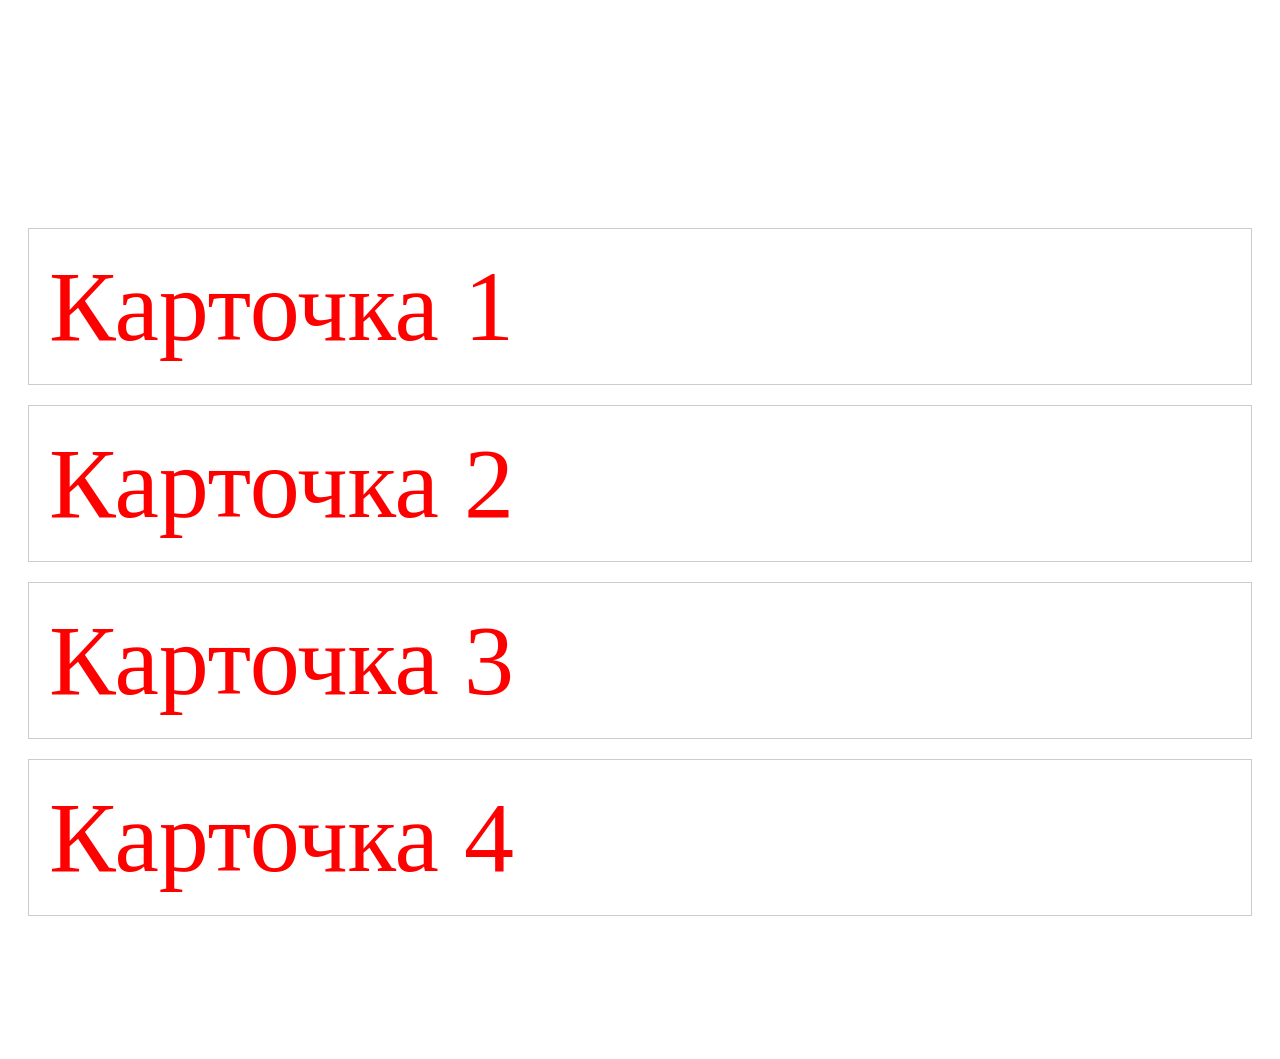
<file: html/project/index.html>
<!DOCTYPE html>
<html lang="ru">
<head>
    <meta charset="UTF-8">
    <title>JS Practice</title>
    <style>
        .header { height: 200px; }
        .card { margin: 20px; padding: 20px; border: 1px solid #ccc; }
    </style>
</head>
<body>
    <div class="header" id="main-header"></div>
    <div class="card">Карточка 1</div>
    <div class="card">Карточка 2</div>
    <div class="card">Карточка 3</div>
    <div class="card">Карточка 4</div>

    <script src="script.js"></script>
</body>
</html>
</file>
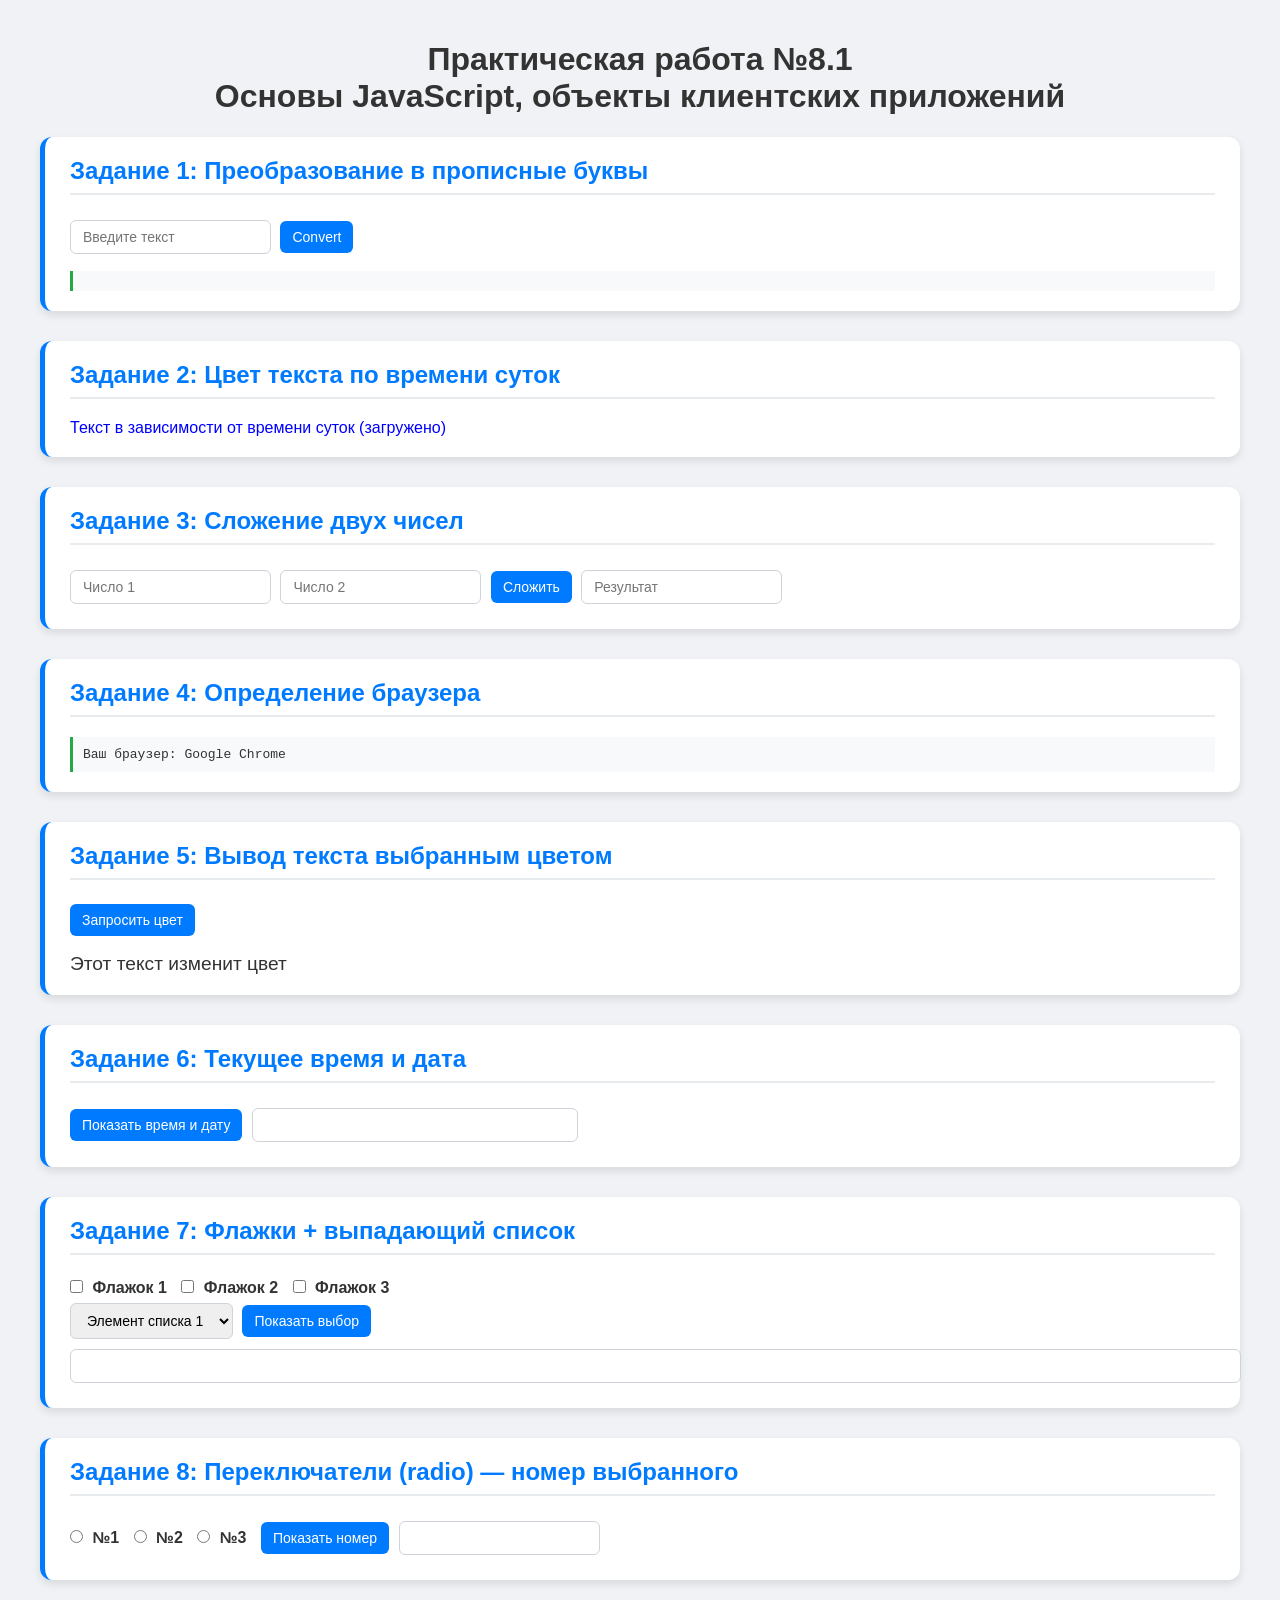
<file: html/81.html>
<!DOCTYPE html>
<html lang="ru">
<head>
    <meta charset="UTF-8">
    <meta name="viewport" content="width=device-width, initial-scale=1.0">
    <title>Практическая работа №8.1: Основы JavaScript</title>
    <style>
        body {
            font-family: 'Segoe UI', Tahoma, Geneva, Verdana, sans-serif;
            background-color: #f0f2f5;
            margin: 0;
            padding: 20px;
            color: #333;
        }
        .container {
            max-width: 1200px;
            margin: 0 auto;
        }
        .card {
            background: white;
            border-radius: 12px;
            box-shadow: 0 4px 8px rgba(0,0,0,0.1);
            margin-bottom: 30px;
            padding: 20px 25px;
            transition: all 0.2s;
            border-left: 5px solid #007bff;
        }
        .card h2 {
            margin-top: 0;
            color: #007bff;
            font-size: 1.5rem;
            border-bottom: 2px solid #e9ecef;
            padding-bottom: 8px;
        }
        .card h3 {
            margin: 10px 0 15px;
            color: #495057;
            font-size: 1.2rem;
        }
        .form-group {
            margin-bottom: 15px;
        }
        label {
            display: inline-block;
            margin-right: 10px;
            font-weight: 600;
        }
        input, select, button {
            padding: 8px 12px;
            margin: 5px 5px 5px 0;
            border-radius: 6px;
            border: 1px solid #ced4da;
            font-size: 14px;
        }
        button {
            background-color: #007bff;
            color: white;
            border: none;
            cursor: pointer;
            transition: 0.2s;
        }
        button:hover {
            background-color: #0056b3;
        }
        .output-text {
            background-color: #f8f9fa;
            border-left: 3px solid #28a745;
            padding: 10px;
            margin-top: 12px;
            font-family: monospace;
            word-break: break-all;
        }
        .flex-row {
            display: flex;
            flex-wrap: wrap;
            gap: 20px;
            align-items: center;
        }
        table {
            border-collapse: collapse;
            width: 100%;
            margin-top: 10px;
        }
        th, td {
            border: 1px solid #ddd;
            padding: 8px;
            text-align: center;
        }
        th {
            background-color: #007bff;
            color: white;
        }
        hr {
            margin: 20px 0;
        }
        .badge {
            background-color: #e9ecef;
            padding: 5px 10px;
            border-radius: 20px;
            font-size: 0.8rem;
        }
    </style>
</head>
<body>

<div class="container">
    <h1 style="text-align:center;">Практическая работа №8.1<br>Основы JavaScript, объекты клиентских приложений</h1>

    <!-- ЗАДАНИЕ 1 -->
    <div class="card" id="task1">
        <h2>Задание 1: Преобразование в прописные буквы</h2>
        <input type="text" id="myText" placeholder="Введите текст">
        <button id="convertBtn">Convert</button>
        <div class="output-text" id="result1"></div>
    </div>

    <!-- ЗАДАНИЕ 2 -->
    <div class="card" id="task2">
        <h2>Задание 2: Цвет текста по времени суток</h2>
        <div id="timeColorText">Зеленый текст при загрузке (а затем цвет по времени)</div>
    </div>

    <!-- ЗАДАНИЕ 3 -->
    <div class="card" id="task3">
        <h2>Задание 3: Сложение двух чисел</h2>
        <input type="number" id="num1" placeholder="Число 1">
        <input type="number" id="num2" placeholder="Число 2">
        <button id="sumBtn">Сложить</button>
        <input type="text" id="sumResult" placeholder="Результат" readonly>
    </div>

    <!-- ЗАДАНИЕ 4 -->
    <div class="card" id="task4">
        <h2>Задание 4: Определение браузера</h2>
        <div id="browserInfo" class="output-text"></div>
    </div>

    <!-- ЗАДАНИЕ 5 -->
    <div class="card" id="task5">
        <h2>Задание 5: Вывод текста выбранным цветом</h2>
        <button id="askColorBtn">Запросить цвет</button>
        <div id="coloredText" style="font-size: 1.2rem; margin-top: 12px;">Этот текст изменит цвет</div>
    </div>

    <!-- ЗАДАНИЕ 6 -->
    <div class="card" id="task6">
        <h2>Задание 6: Текущее время и дата</h2>
        <button id="showTimeBtn">Показать время и дату</button>
        <input type="text" id="timeField" readonly style="width: 300px;">
    </div>

    <!-- ЗАДАНИЕ 7 -->
    <div class="card" id="task7">
        <h2>Задание 7: Флажки + выпадающий список</h2>
        <div>
            <label><input type="checkbox" value="Флажок 1" class="chk"> Флажок 1</label>
            <label><input type="checkbox" value="Флажок 2" class="chk"> Флажок 2</label>
            <label><input type="checkbox" value="Флажок 3" class="chk"> Флажок 3</label>
        </div>
        <select id="selectList">
            <option value="Элемент списка 1">Элемент списка 1</option>
            <option value="Элемент списка 2">Элемент списка 2</option>
            <option value="Элемент списка 3">Элемент списка 3</option>
        </select>
        <button id="showSelectionBtn">Показать выбор</button>
        <input type="text" id="selectionOutput" readonly style="width: 100%;">
    </div>

    <!-- ЗАДАНИЕ 8 -->
    <div class="card" id="task8">
        <h2>Задание 8: Переключатели (radio) — номер выбранного</h2>
        <label><input type="radio" name="radioGroup" value="1"> №1</label>
        <label><input type="radio" name="radioGroup" value="2"> №2</label>
        <label><input type="radio" name="radioGroup" value="3"> №3</label>
        <button id="getRadioBtn">Показать номер</button>
        <input type="text" id="radioOutput" readonly>
    </div>
</div>

<script>
    // Все обработчики после загрузки DOM
    document.addEventListener('DOMContentLoaded', () => {
        // ЗАДАНИЕ 1
        document.getElementById('convertBtn').onclick = () => {
            let input = document.getElementById('myText').value;
            document.getElementById('result1').innerText = input.toUpperCase();
        };

        // ЗАДАНИЕ 2
        let timeDiv = document.getElementById('timeColorText');
        timeDiv.innerText = "Текст в зависимости от времени суток (загружено)";
        timeDiv.style.color = "green";
        let hours = new Date().getHours();
        if (hours >= 6 && hours < 12) timeDiv.style.color = "red";
        else if (hours >= 12 && hours < 18) timeDiv.style.color = "yellow";
        else if (hours >= 18 && hours < 24) timeDiv.style.color = "red";
        else timeDiv.style.color = "blue";

        // ЗАДАНИЕ 3
        document.getElementById('sumBtn').onclick = () => {
            let a = parseFloat(document.getElementById('num1').value) || 0;
            let b = parseFloat(document.getElementById('num2').value) || 0;
            document.getElementById('sumResult').value = a + b;
        };

        // ЗАДАНИЕ 4
        let userAgent = navigator.userAgent;
        let browserName = "Неизвестный";
        if (userAgent.includes("Chrome")) browserName = "Google Chrome";
        else if (userAgent.includes("Firefox")) browserName = "Mozilla Firefox";
        else if (userAgent.includes("Safari") && !userAgent.includes("Chrome")) browserName = "Safari";
        else if (userAgent.includes("Edge")) browserName = "Microsoft Edge";
        document.getElementById('browserInfo').innerText = `Ваш браузер: ${browserName}`;

        // ЗАДАНИЕ 5
        document.getElementById('askColorBtn').onclick = () => {
            let color = prompt("Введите цвет (имя или #hex):", "red");
            if (color) document.getElementById('coloredText').style.color = color;
        };

        // ЗАДАНИЕ 6
        document.getElementById('showTimeBtn').onclick = () => {
            let now = new Date();
            document.getElementById('timeField').value = now.toLocaleString();
        };

        // ЗАДАНИЕ 7
        document.getElementById('showSelectionBtn').onclick = () => {
            let checkboxes = document.querySelectorAll('.chk:checked');
            let selectedCheck = Array.from(checkboxes).map(cb => cb.value).join(', ');
            let selectedOption = document.getElementById('selectList').value;
            document.getElementById('selectionOutput').value = `Флажки: ${selectedCheck || 'нет'} | Список: ${selectedOption}`;
        };

        // ЗАДАНИЕ 8
        document.getElementById('getRadioBtn').onclick = () => {
            let radios = document.getElementsByName('radioGroup');
            let selected = null;
            for (let r of radios) if (r.checked) { selected = r.value; break; }
            document.getElementById('radioOutput').value = selected ? `Выбран №${selected}` : "Ничего не выбрано";
        };

        // ЗАДАНИЕ 9
        document.getElementById('calcGradeBtn').onclick = () => {
            let frame = document.querySelector('input[name="frameMark"]:checked');
            let formM = document.querySelector('input[name="formMark"]:checked');
            let wish = document.querySelector('input[name="finalWish"]:checked');
            if (!frame || !formM) { document.getElementById('gradeResult').innerHTML = "Выберите оценки за контрольные"; return; }
            let avg = (parseInt(frame.value) + parseInt(formM.value)) / 2;
            let wishVal = wish ? wish.value : "any";
            let compare = (avg == wishVal) ? "== Оценка3" : "!= Оценка3";
            document.getElementById('gradeResult').innerHTML = `((Оценка1+Оценка2)/2 = ${avg}) ${compare}`;
        };

        // ЗАДАНИЕ 10 валидация
        document.getElementById('sendFormBtn').onclick = () => {
            let fio = document.getElementById('fullname').value.trim();
            let grp = document.getElementById('groupnum').value.trim();
            if (fio === "" || grp === "") document.getElementById('validationMsg').innerHTML = "Вы не заполнили обязательные поля -- ФИО и № группы";
            else document.getElementById('validationMsg').innerHTML = `Спасибо, ${fio}, группа ${grp}, специальность ${document.getElementById('specialty').value}`;
        };
        document.getElementById('clearFormBtn').onclick = () => { document.getElementById('fullname').value = ""; document.getElementById('groupnum').value = ""; document.getElementById('validationMsg').innerHTML = ""; };

        // ЗАДАНИЕ 11
        document.getElementById('alertBtn').onclick = () => { alert("Предупреждение!"); document.getElementById('dialogResult').value = "Предупреждение показано"; };
        document.getElementById('confirmBtn').onclick = () => { let res = confirm("Подтвердите действие"); document.getElementById('dialogResult').value = res ? "Подтверждено" : "Отменено"; };
        document.getElementById('promptBtn').onclick = () => { let val = prompt("Введите строку:"); document.getElementById('dialogResult').value = val || "ничего не введено"; };

        // ЗАДАНИЕ 12
        let sampleArray = ["Элемент A", "Элемент B", 42, "JavaScript", {name:"объект"}];
        document.getElementById('showArrayBtn').onclick = () => {
            document.getElementById('arrayOutput').innerHTML = sampleArray.map((item, idx)=> `${idx+1}: ${JSON.stringify(item)}`).join("<br>");
        };

        // ЗАДАНИЕ 13 пароль
        document.getElementById('askPasswordBtn').onclick = () => {
            let pwd = prompt("Введите пароль:");
            if (pwd === "secret123") document.getElementById('passwordMsg').innerHTML = "Пароль верен! <a href='#' onclick='alert(\"Секретная страница\")'>Секретная страница (имитация)</a>";
            else document.getElementById('passwordMsg').innerHTML = "Ошибочная страница: неверный пароль";
        };
    });
</script>
</body>
</html>
</file>
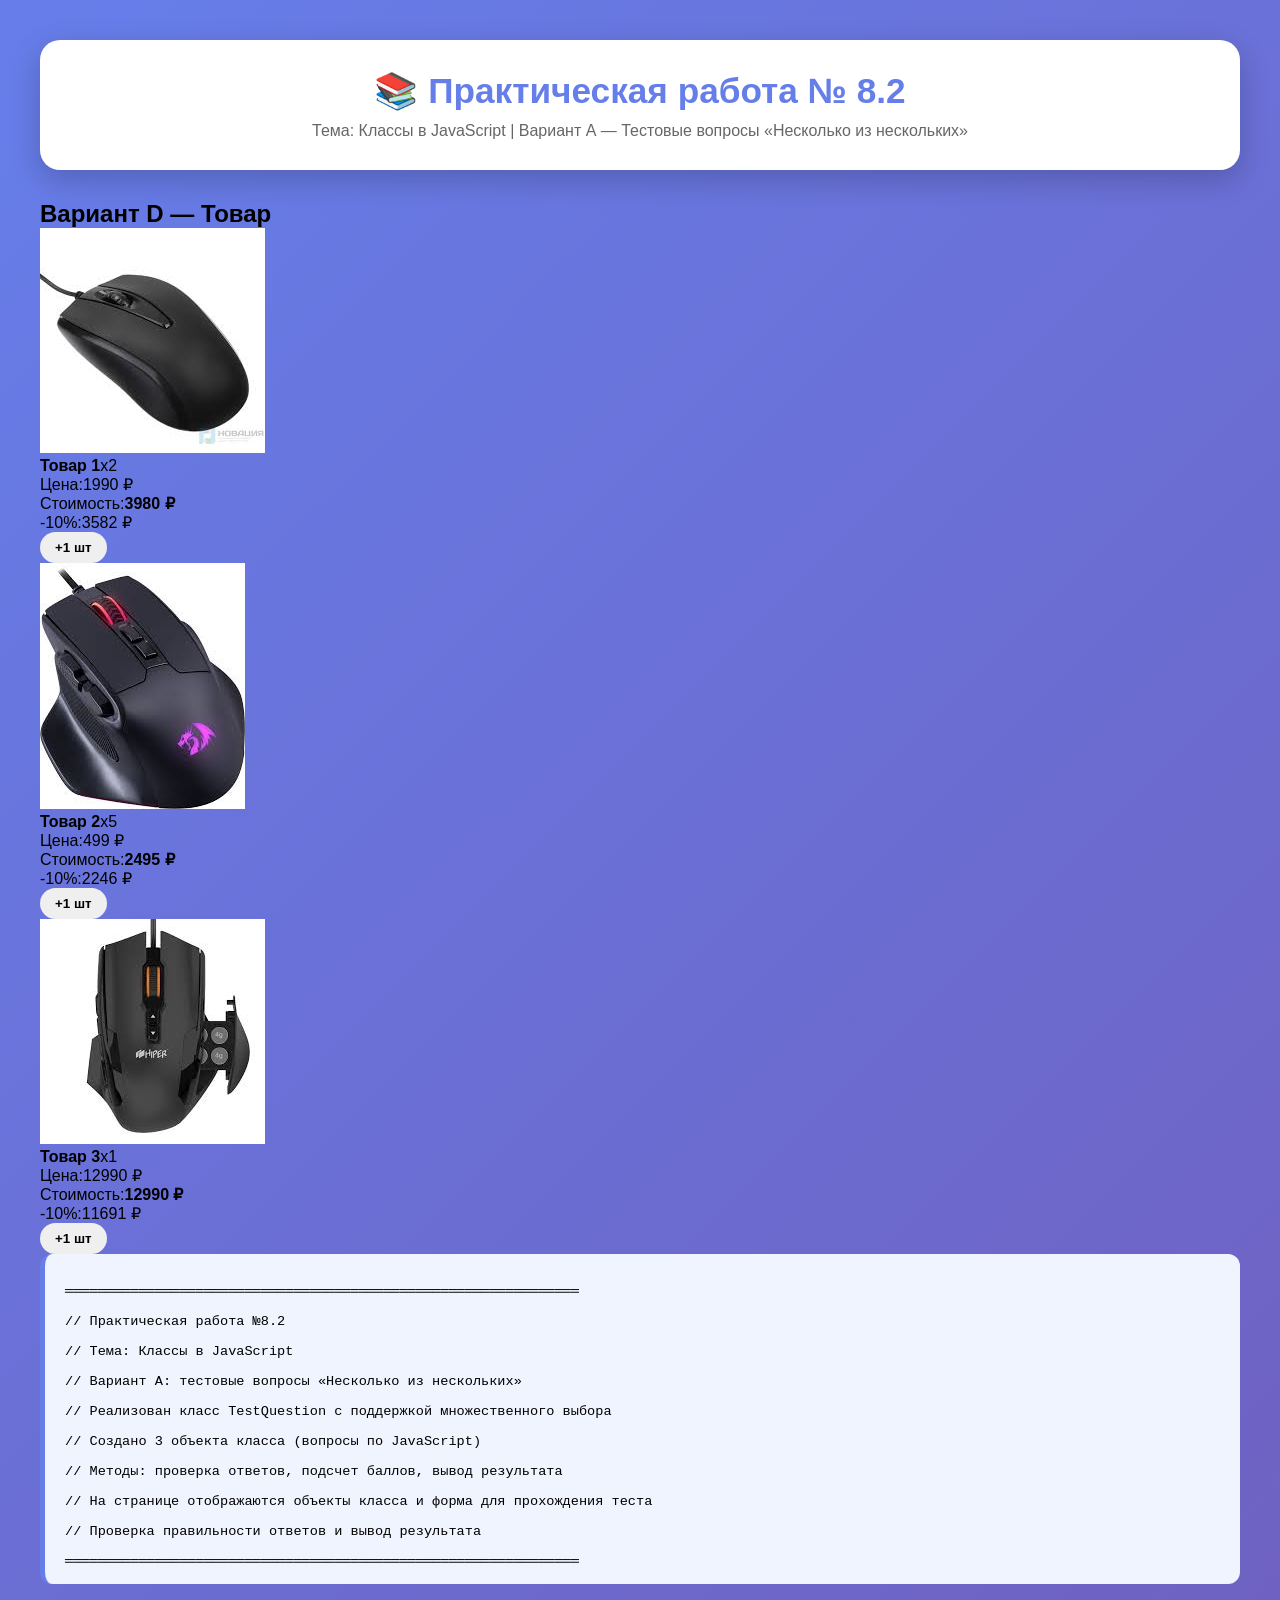
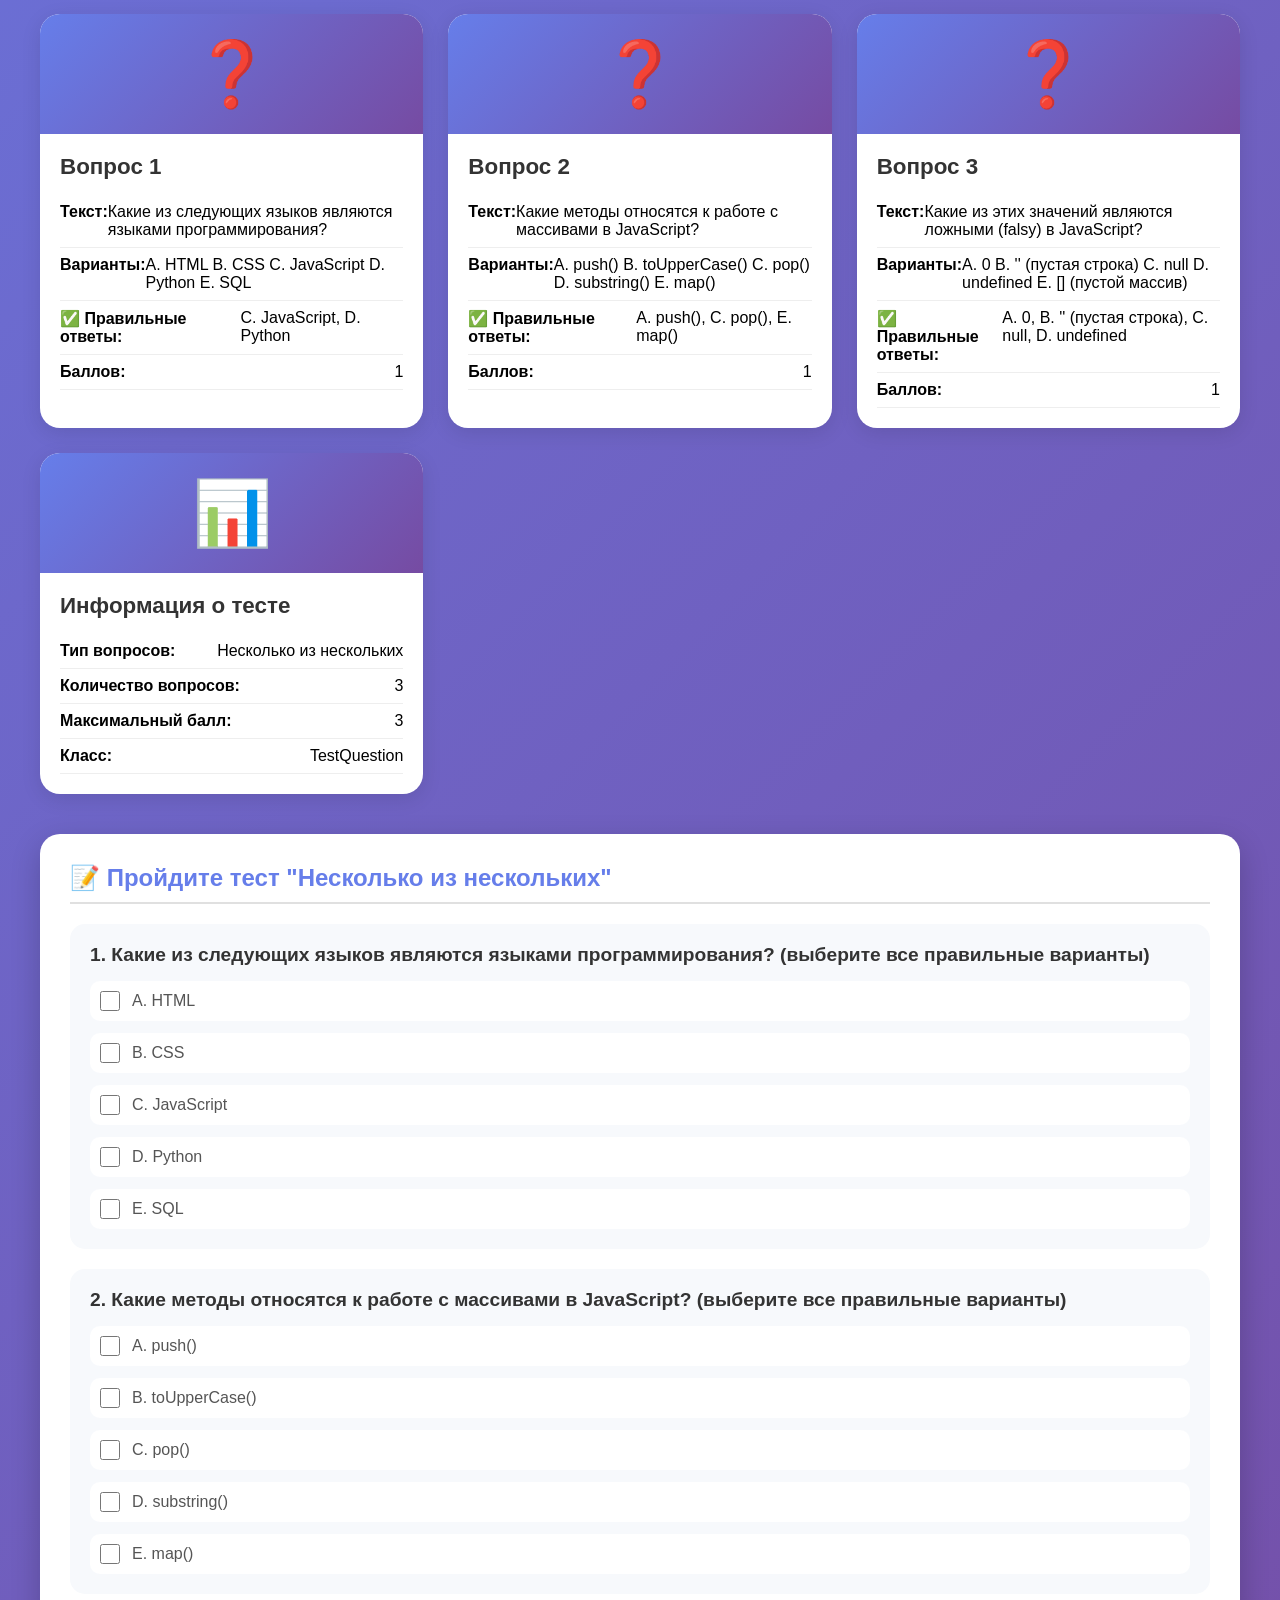
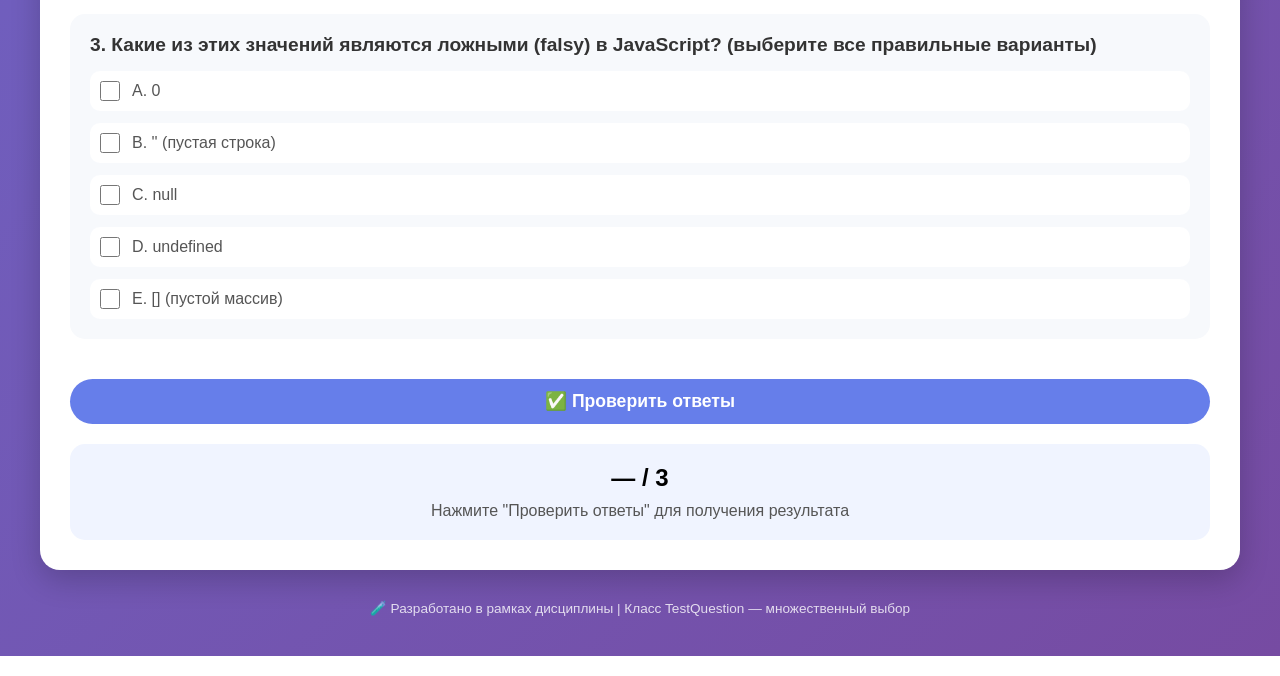
<file: html/82.html>
<!DOCTYPE html>
<html lang="ru">
<head>
    <meta charset="UTF-8">
    <meta name="viewport" content="width=device-width, initial-scale=1.0">
    <title>Практическая работа №8.2 - Вариант А: Тест "Несколько из нескольких"</title>
    <style>
        * {
            margin: 0;
            padding: 0;
            box-sizing: border-box;
        }

        body {
            font-family: 'Segoe UI', Tahoma, Geneva, Verdana, sans-serif;
            background: linear-gradient(135deg, #667eea 0%, #764ba2 100%);
            min-height: 100vh;
            padding: 40px 20px;
        }

        .container {
            max-width: 1200px;
            margin: 0 auto;
        }

        .header {
            background: white;
            border-radius: 20px;
            padding: 30px;
            margin-bottom: 30px;
            text-align: center;
            box-shadow: 0 10px 30px rgba(0,0,0,0.2);
        }

        .header h1 {
            color: #667eea;
            font-size: 2.2rem;
            margin-bottom: 10px;
        }

        .header p {
            color: #666;
            font-size: 1rem;
        }

        .info-block {
            background: #f0f4ff;
            border-left: 5px solid #667eea;
            padding: 15px 20px;
            border-radius: 12px;
            margin-bottom: 30px;
            font-family: monospace;
            font-size: 0.85rem;
            white-space: pre-line;
        }

        .products-grid {
            display: grid;
            grid-template-columns: repeat(auto-fit, minmax(300px, 1fr));
            gap: 25px;
            margin-bottom: 40px;
        }

        .product-card {
            background: white;
            border-radius: 20px;
            overflow: hidden;
            box-shadow: 0 5px 20px rgba(0,0,0,0.1);
            transition: transform 0.3s ease;
        }

        .product-card:hover {
            transform: translateY(-5px);
        }

        .product-icon {
            background: linear-gradient(135deg, #667eea 0%, #764ba2 100%);
            height: 120px;
            display: flex;
            align-items: center;
            justify-content: center;
            font-size: 4rem;
        }

        .product-info {
            padding: 20px;
        }

        .product-title {
            font-size: 1.4rem;
            font-weight: bold;
            color: #333;
            margin-bottom: 15px;
        }

        .product-detail {
            display: flex;
            justify-content: space-between;
            padding: 8px 0;
            border-bottom: 1px solid #eee;
        }

        .price {
            font-size: 1.3rem;
            font-weight: bold;
            color: #667eea;
        }

        .btn-group {
            display: flex;
            gap: 10px;
            margin-top: 15px;
            flex-wrap: wrap;
        }

        button {
            padding: 8px 15px;
            border: none;
            border-radius: 25px;
            cursor: pointer;
            font-weight: 600;
            transition: all 0.3s;
        }

        .btn-primary {
            background: #667eea;
            color: white;
        }

        .btn-primary:hover {
            background: #5a67d8;
            transform: scale(1.02);
        }

        .btn-success {
            background: #48bb78;
            color: white;
        }

        .btn-success:hover {
            background: #38a169;
        }

        .btn-warning {
            background: #ed8936;
            color: white;
        }

        .btn-warning:hover {
            background: #dd6b20;
        }

        .btn-danger {
            background: #f56565;
            color: white;
        }

        .btn-danger:hover {
            background: #e53e3e;
        }

        .test-section {
            background: white;
            border-radius: 20px;
            padding: 30px;
            box-shadow: 0 10px 30px rgba(0,0,0,0.2);
        }

        .test-section h2 {
            color: #667eea;
            margin-bottom: 20px;
            padding-bottom: 10px;
            border-bottom: 2px solid #e0e0e0;
        }

        .question-block {
            background: #f7f9fc;
            padding: 20px;
            border-radius: 15px;
            margin-bottom: 20px;
        }

        .question-text {
            font-size: 1.2rem;
            font-weight: 600;
            color: #333;
            margin-bottom: 15px;
        }

        .options {
            display: flex;
            flex-direction: column;
            gap: 12px;
        }

        .option {
            display: flex;
            align-items: center;
            gap: 12px;
            padding: 10px;
            background: white;
            border-radius: 10px;
            cursor: pointer;
            transition: background 0.2s;
        }

        .option:hover {
            background: #e8edf5;
        }

        .option input {
            width: 20px;
            height: 20px;
            cursor: pointer;
        }

        .option label {
            cursor: pointer;
            font-size: 1rem;
            color: #555;
        }

        .result-box {
            background: #f0f4ff;
            border-radius: 15px;
            padding: 20px;
            margin-top: 20px;
            text-align: center;
        }

        .result-score {
            font-size: 1.5rem;
            font-weight: bold;
            margin-bottom: 10px;
        }

        .result-comment {
            font-size: 1rem;
            color: #555;
        }

        .btn-check {
            background: #667eea;
            color: white;
            padding: 12px 30px;
            font-size: 1.1rem;
            border-radius: 30px;
            margin-top: 20px;
            width: 100%;
        }

        .btn-check:hover {
            background: #5a67d8;
        }

        footer {
            text-align: center;
            margin-top: 30px;
            color: rgba(255,255,255,0.8);
            font-size: 0.85rem;
        }
    </style>
</head>
<body>
<div class="container">
    <div class="header">
        <h1>📚 Практическая работа № 8.2</h1>
        <p>Тема: Классы в JavaScript | Вариант А — Тестовые вопросы «Несколько из нескольких»</p>
    </div>
<h2>Вариант D — Товар </h2>
<div id="products" class="grid"></div>
    <div class="info-block">
        ═══════════════════════════════════════════════════════════════<br>
        // Практическая работа №8.2<br>
        // Тема: Классы в JavaScript<br>
        // Вариант А: тестовые вопросы «Несколько из нескольких»<br>
        // Реализован класс TestQuestion с поддержкой множественного выбора<br>
        // Создано 3 объекта класса (вопросы по JavaScript)<br>
        // Методы: проверка ответов, подсчет баллов, вывод результата<br>
        // На странице отображаются объекты класса и форма для прохождения теста<br>
        // Проверка правильности ответов и вывод результата<br>
        ═══════════════════════════════════════════════════════════════
    </div>

    <div id="objectsContainer" class="products-grid"></div>

    <div class="test-section">
        <h2>📝 Пройдите тест "Несколько из нескольких"</h2>
        <div id="testQuestionsContainer"></div>
        <button class="btn-check" id="checkTestBtn">✅ Проверить ответы</button>
        <div id="testResult" class="result-box">
            <div class="result-score" id="resultScore">— / 3</div>
            <div class="result-comment" id="resultComment">Нажмите "Проверить ответы" для получения результата</div>
        </div>
    </div>
    <footer>
        🧪 Разработано в рамках дисциплины | Класс TestQuestion — множественный выбор
    </footer>
</div>

<script>
    class TestQuestion {
        constructor(questionText, options, correctAnswers, points = 1) {
            this.questionText = questionText;      
            this.options = options;                
            this.correctAnswers = correctAnswers;  
            this.points = points;                  
        }

        checkAnswer(selectedAnswers) {
            if (!selectedAnswers || selectedAnswers.length === 0) return false;
            if (selectedAnswers.length !== this.correctAnswers.length) return false;
            const sortedSelected = [...selectedAnswers].sort();
            const sortedCorrect = [...this.correctAnswers].sort();
            for (let i = 0; i < sortedSelected.length; i++) {
                if (sortedSelected[i] !== sortedCorrect[i]) return false;
            }
            return true;
        }

        getPoints(selectedAnswers) {
            return this.checkAnswer(selectedAnswers) ? this.points : 0;
        }

        getOptionLetter(index) {
            return String.fromCharCode(65 + index);
        }
    }

class Product {
    constructor(price, image, quantity) {
      this.price = Number(price);      
      this.image = String(image);      
      this.quantity = Number(quantity);
    }
    cost() { 
      return this.price * this.quantity;
    }
    discount(percent) { 
      const p = Math.min(100, Math.max(0, Number(percent)));
      return this.cost() * (1 - p / 100);
    }
    setQuantity(q) { this.quantity = Math.max(0, Number(q)); }
  }
  const товары = [
    new Product(1990, "[data-uri]", 2),
    new Product(499,  "[data-uri]", 5),
    new Product(12990,"[data-uri]", 1),
  ];
  function render() {
    const root = document.getElementById("products");
    root.innerHTML = "";
    товары.forEach((t, i) => {
      const card = document.createElement("div");
      card.className = "card";
      card.innerHTML = `
        <img src="${t.image}" alt="Товар ${i+1}">
        <div class="p">
          <div class="row"><b>Товар ${i+1}</b><span class="muted">x${t.quantity}</span></div>
          <div class="row"><span class="muted">Цена:</span><span>${t.price} ₽</span></div>
          <div class="row"><span class="muted">Стоимость:</span><span><b>${t.cost()} ₽</b></span></div>
          <div class="row"><span class="muted">-10%:</span><span>${Math.round(t.discount(10))} ₽</span></div>
          <button data-i="${i}">+1 шт</button>
        </div>
      `;
      card.querySelector("button").addEventListener("click", (e) => {
        const idx = Number(e.target.dataset.i);
        товары[idx].setQuantity(товары[idx].quantity + 1);
        render();
      });
      root.appendChild(card);
    });
  }
  render();
   console.log("Товары:", товары);
  console.log("Стоимость 1-го:", товары[0].cost());
  console.log("Со скидкой 15%:", товары[0].discount(15));
    const questions = [
        new TestQuestion(
            "Какие из следующих языков являются языками программирования?",
            ["HTML", "CSS", "JavaScript", "Python", "SQL"],
            ["JavaScript", "Python"],
            1
        ),
        new TestQuestion(
            "Какие методы относятся к работе с массивами в JavaScript?",
            ["push()", "toUpperCase()", "pop()", "substring()", "map()"],
            ["push()", "pop()", "map()"],
            1
        ),
        new TestQuestion(
            "Какие из этих значений являются ложными (falsy) в JavaScript?",
            ["0", "'' (пустая строка)", "null", "undefined", "[] (пустой массив)"],
            ["0", "'' (пустая строка)", "null", "undefined"],
            1
        )
    ];

    function displayObjects() {
        const container = document.getElementById('objectsContainer');
        if (!container) return;
        container.innerHTML = '';

        questions.forEach((question, idx) => {
            const card = document.createElement('div');
            card.className = 'product-card';
            
            const iconDiv = document.createElement('div');
            iconDiv.className = 'product-icon';
            iconDiv.innerHTML = '❓';
            
            const infoDiv = document.createElement('div');
            infoDiv.className = 'product-info';
            
            const title = document.createElement('div');
            title.className = 'product-title';
            title.innerText = `Вопрос ${idx + 1}`;
            
            const questionDetail = document.createElement('div');
            questionDetail.className = 'product-detail';
            questionDetail.innerHTML = `<strong>Текст:</strong> ${question.questionText}`;
            
            const optionsDetail = document.createElement('div');
            optionsDetail.className = 'product-detail';
            let optionsStr = '';
            question.options.forEach((opt, optIdx) => {
                optionsStr += `${question.getOptionLetter(optIdx)}. ${opt}  `;
            });
            optionsDetail.innerHTML = `<strong>Варианты:</strong> ${optionsStr}`;
            
            const correctDetail = document.createElement('div');
            correctDetail.className = 'product-detail';
            let correctStr = '';
            question.correctAnswers.forEach((ans, ansIdx) => {
                const optIndex = question.options.indexOf(ans);
                correctStr += (ansIdx === 0 ? '' : ', ') + question.getOptionLetter(optIndex) + '. ' + ans;
            });
            correctDetail.innerHTML = `<strong>✅ Правильные ответы:</strong> ${correctStr}`;
            
            const pointsDetail = document.createElement('div');
            pointsDetail.className = 'product-detail';
            pointsDetail.innerHTML = `<strong>Баллов:</strong> ${question.points}`;
            
            infoDiv.appendChild(title);
            infoDiv.appendChild(questionDetail);
            infoDiv.appendChild(optionsDetail);
            infoDiv.appendChild(correctDetail);
            infoDiv.appendChild(pointsDetail);
            
            card.appendChild(iconDiv);
            card.appendChild(infoDiv);
            container.appendChild(card);
        });
        
        const extraCard = document.createElement('div');
        extraCard.className = 'product-card';
        extraCard.innerHTML = `
            <div class="product-icon">📊</div>
            <div class="product-info">
                <div class="product-title">Информация о тесте</div>
                <div class="product-detail"><strong>Тип вопросов:</strong> Несколько из нескольких</div>
                <div class="product-detail"><strong>Количество вопросов:</strong> ${questions.length}</div>
                <div class="product-detail"><strong>Максимальный балл:</strong> ${questions.reduce((sum, q) => sum + q.points, 0)}</div>
                <div class="product-detail"><strong>Класс:</strong> TestQuestion</div>
            </div>
        `;
        container.appendChild(extraCard);
    }

    function renderTestForm() {
        const container = document.getElementById('testQuestionsContainer');
        if (!container) return;
        container.innerHTML = '';

        questions.forEach((question, qIdx) => {
            const questionDiv = document.createElement('div');
            questionDiv.className = 'question-block';
            questionDiv.setAttribute('data-qidx', qIdx);
            
            const questionTextElem = document.createElement('div');
            questionTextElem.className = 'question-text';
            questionTextElem.innerText = `${qIdx + 1}. ${question.questionText} (выберите все правильные варианты)`;
            
            const optionsDiv = document.createElement('div');
            optionsDiv.className = 'options';
            
            question.options.forEach((option, optIdx) => {
                const optionId = `q${qIdx}_opt${optIdx}`;
                const optionDiv = document.createElement('div');
                optionDiv.className = 'option';
                
                const checkbox = document.createElement('input');
                checkbox.type = 'checkbox';
                checkbox.id = optionId;
                checkbox.value = option;
                checkbox.setAttribute('data-qidx', qIdx);
                checkbox.setAttribute('data-opt', option);
                
                const label = document.createElement('label');
                label.htmlFor = optionId;
                label.innerText = `${question.getOptionLetter(optIdx)}. ${option}`;
                
                optionDiv.appendChild(checkbox);
                optionDiv.appendChild(label);
                optionsDiv.appendChild(optionDiv);
            });
            
            questionDiv.appendChild(questionTextElem);
            questionDiv.appendChild(optionsDiv);
            container.appendChild(questionDiv);
        });
    }

    function getSelectedAnswers() {
        const selected = [];
        for (let qIdx = 0; qIdx < questions.length; qIdx++) {
            const selectedForQuestion = [];
            const checkboxes = document.querySelectorAll(`input[type="checkbox"][data-qidx="${qIdx}"]`);
            checkboxes.forEach(cb => {
                if (cb.checked) {
                    selectedForQuestion.push(cb.value);
                }
            });
            selected.push(selectedForQuestion);
        }
        return selected;
    }

    function checkTest() {
        const selectedAnswers = getSelectedAnswers();
        let totalPoints = 0;
        let maxPoints = 0;
        const results = [];
        
        for (let i = 0; i < questions.length; i++) {
            const question = questions[i];
            maxPoints += question.points;
            const userAnswers = selectedAnswers[i];
            const isCorrect = question.checkAnswer(userAnswers);
            const pointsEarned = isCorrect ? question.points : 0;
            totalPoints += pointsEarned;
            
            let correctAnswersStr = '';
            question.correctAnswers.forEach((ans, idx) => {
                const optIndex = question.options.indexOf(ans);
                correctAnswersStr += (idx === 0 ? '' : ', ') + question.getOptionLetter(optIndex) + '. ' + ans;
            });
            
            let userAnswersStr = userAnswers.length === 0 ? 'нет ответов' : '';
            userAnswers.forEach((ans, idx) => {
                const optIndex = question.options.indexOf(ans);
                userAnswersStr += (idx === 0 ? '' : ', ') + (optIndex !== -1 ? question.getOptionLetter(optIndex) + '. ' + ans : ans);
            });
            
            results.push({
                questionNum: i + 1,
                questionText: question.questionText,
                isCorrect: isCorrect,
                pointsEarned: pointsEarned,
                maxPoints: question.points,
                correctAnswers: correctAnswersStr,
                userAnswers: userAnswersStr
            });
        }
        
        const percentage = maxPoints > 0 ? (totalPoints / maxPoints) * 100 : 0;
        let grade = '';
        let comment = '';
        
        if (percentage === 100) {
            grade = 'Отлично! 🎉';
            comment = 'Великолепный результат! Вы отлично знаете материал.';
        } else if (percentage >= 66) {
            grade = 'Хорошо 👍';
            comment = 'Хороший результат, но есть над чем поработать.';
        } else if (percentage >= 33) {
            grade = 'Удовлетворительно 📖';
            comment = 'Неплохо, но стоит повторить тему.';
        } else {
            grade = 'Неудовлетворительно ❌';
            comment = 'Рекомендуется изучить материал заново и попробовать еще раз.';
        }
        
        const resultDiv = document.getElementById('resultScore');
        const commentDiv = document.getElementById('resultComment');
        if (resultDiv) {
            resultDiv.innerHTML = `${totalPoints} / ${maxPoints} баллов (${Math.round(percentage)}%)<br><span style="font-size: 1rem;">${grade}</span>`;
        }
        if (commentDiv) {
            let detailsHtml = `<strong>${comment}</strong><br><br>`;
            detailsHtml += `<div style="text-align: left; font-size: 0.9rem;">`;
            results.forEach(res => {
                const status = res.isCorrect ? '✅' : '❌';
                detailsHtml += `<p><strong>${status} Вопрос ${res.questionNum}:</strong> ${res.questionText}<br>`;
                detailsHtml += `<span style="color: #2c7da0;">Правильные ответы: ${res.correctAnswers}</span><br>`;
                detailsHtml += `<span style="color: ${res.isCorrect ? '#38a169' : '#e53e3e'};">Ваши ответы: ${res.userAnswers}</span><br>`;
                detailsHtml += `Баллов: ${res.pointsEarned}/${res.maxPoints}</p>`;
            });
            detailsHtml += `</div>`;
            commentDiv.innerHTML = detailsHtml;
        }
        
        console.log('===== РЕЗУЛЬТАТ ПРОВЕРКИ ТЕСТА =====');
        console.log(`Всего баллов: ${totalPoints} из ${maxPoints}`);
        console.log(`Процент: ${Math.round(percentage)}%`);
        results.forEach(res => {
            console.log(`${res.isCorrect ? '✓' : '✗'} Вопрос ${res.questionNum}: ${res.pointsEarned}/${res.maxPoints} баллов`);
        });
    }

    function demonstrateAdditionalObjects() {
        const extraQuestions = [
            new TestQuestion(
                "Какие операторы относятся к операторам сравнения в JS?",
                ["==", "=", "===", "!==", "&&"],
                ["==", "===", "!=="],
                1
            ),
            new TestQuestion(
                "Какие из этих методов изменяют исходный массив?",
                ["push()", "map()", "filter()", "sort()", "reverse()"],
                ["push()", "sort()", "reverse()"],
                1
            )
        ];
        
        console.log('===== ДОПОЛНИТЕЛЬНЫЕ ОБЪЕКТЫ КЛАССА TestQuestion =====');
        extraQuestions.forEach((q, idx) => {
            console.log(`\nОбъект ${idx + 1}:`);
            console.log(`  Вопрос: ${q.questionText}`);
            console.log(`  Варианты: ${q.options.join(', ')}`);
            console.log(`  Правильные ответы: ${q.correctAnswers.join(', ')}`);
            console.log(`  Баллов: ${q.points}`);
        });
        
        const testCheck = extraQuestions[0].checkAnswer(["==", "==="]);
        console.log(`\nПроверка ответов для дополнительного вопроса 1: выбранные ["==", "==="] -> ${testCheck ? 'Верно' : 'Неверно'}`);
        const testCheck2 = extraQuestions[0].checkAnswer(["==", "===", "!=="]);
        console.log(`Проверка ответов: ["==", "===", "!=="] -> ${testCheck2 ? 'Верно' : 'Неверно'}`);
        
        const pointsEarned = extraQuestions[0].getPoints(["==", "===", "!=="]);
        console.log(`Баллов за вопрос: ${pointsEarned}`);
    }

    function init() {
        displayObjects();
        renderTestForm();
        
        const checkBtn = document.getElementById('checkTestBtn');
        if (checkBtn) {
            checkBtn.addEventListener('click', checkTest);
        }
        
        demonstrateAdditionalObjects();
        
        console.log('===== ОБЪЕКТЫ КЛАССА TestQuestion, СОЗДАННЫЕ НА СТРАНИЦЕ =====');
        questions.forEach((q, idx) => {
            console.log(`\nОбъект ${idx + 1}:`);
            console.log(`  Вопрос: ${q.questionText}`);
            console.log(`  Варианты: ${q.options}`);
            console.log(`  Правильные ответы: ${q.correctAnswers}`);
            console.log(`  Метод checkAnswer(['JavaScript', 'Python']) для 1 вопроса: ${q.checkAnswer(['JavaScript', 'Python'])}`);
            console.log(`  Метод getPoints(): ${q.getPoints(q.correctAnswers)} баллов (макс)`);
        });
        
        const totalMaxPoints = questions.reduce((sum, q) => sum + q.points, 0);
        console.log(`\n===== ВСЕГО СОЗДАНО ОБЪЕКТОВ: ${questions.length} основных + 2 дополнительных в консоли =====`);
        console.log(`Максимальный балл за тест: ${totalMaxPoints}`);
        console.log(`Тип теста: "Несколько из нескольких" (вариант А)`);
    }
    
    init();
</script>
</body>
</html>
</file>
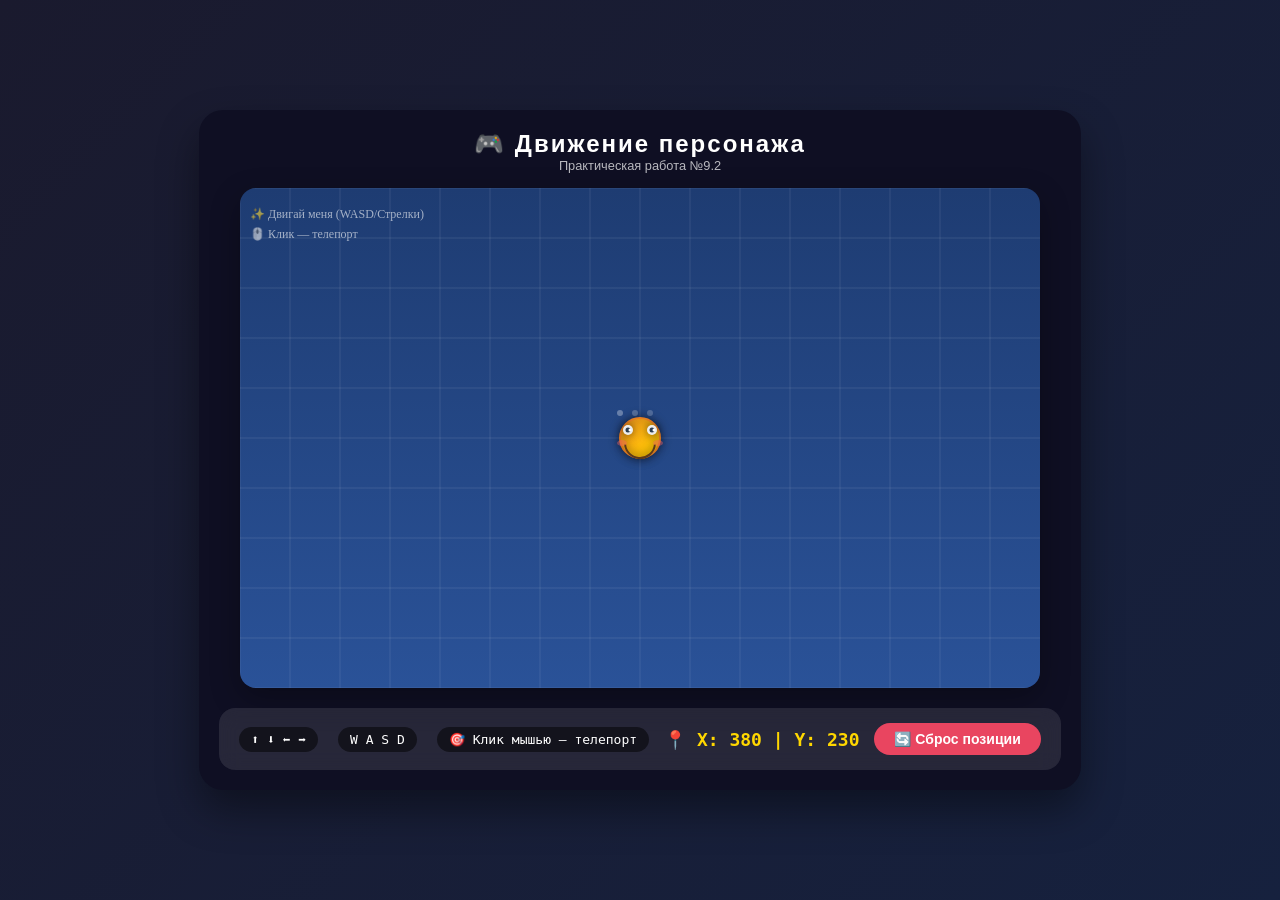
<file: html/92.html>
<!DOCTYPE html>
<html lang="ru">
<head>
    <meta charset="UTF-8">
    <meta name="viewport" content="width=device-width, initial-scale=1.0">
    <title>Практическая работа №9.2 - Движение персонажа</title>
    <style>
        * {
            margin: 0;
            padding: 0;
            box-sizing: border-box;
            user-select: none;
        }

        body {
            background: linear-gradient(135deg, #1a1a2e 0%, #16213e 100%);
            min-height: 100vh;
            display: flex;
            justify-content: center;
            align-items: center;
            font-family: 'Segoe UI', Tahoma, Geneva, Verdana, sans-serif;
            padding: 20px;
        }

        .game-container {
            background: #0f0f23;
            border-radius: 24px;
            padding: 20px;
            box-shadow: 0 20px 40px rgba(0,0,0,0.4);
        }

        canvas {
            display: block;
            margin: 0 auto;
            border-radius: 16px;
            box-shadow: 0 10px 30px rgba(0,0,0,0.3);
            cursor: none;
        }

        .info-panel {
            margin-top: 20px;
            display: flex;
            justify-content: space-between;
            align-items: center;
            flex-wrap: wrap;
            gap: 15px;
            padding: 15px 20px;
            background: rgba(255,255,255,0.1);
            border-radius: 16px;
            backdrop-filter: blur(10px);
        }

        .controls-info {
            color: white;
            font-size: 14px;
            display: flex;
            gap: 20px;
            flex-wrap: wrap;
        }

        .controls-info span {
            background: rgba(0,0,0,0.5);
            padding: 5px 12px;
            border-radius: 20px;
            font-family: monospace;
            font-size: 13px;
        }

        .stats {
            color: #ffd700;
            font-size: 18px;
            font-weight: bold;
            font-family: monospace;
        }

        button {
            background: #e94560;
            border: none;
            padding: 8px 20px;
            border-radius: 30px;
            color: white;
            font-weight: bold;
            cursor: pointer;
            transition: all 0.2s;
            font-size: 14px;
        }

        button:hover {
            background: #ff6b6b;
            transform: scale(1.02);
        }

        .title {
            text-align: center;
            margin-bottom: 15px;
            color: white;
        }

        .title h1 {
            font-size: 1.5rem;
            letter-spacing: 2px;
        }

        .title p {
            font-size: 0.8rem;
            opacity: 0.7;
        }

        @keyframes pulse {
            0%, 100% { transform: scale(1); }
            50% { transform: scale(1.05); }
        }
    </style>
</head>
<body>
<div>
    <div class="game-container">
        <div class="title">
            <h1>🎮 Движение персонажа</h1>
            <p>Практическая работа №9.2</p>
        </div>
        
        <canvas id="gameCanvas" width="800" height="500"></canvas>
        
        <div class="info-panel">
            <div class="controls-info">
                <span>⬆️ ⬇️ ⬅️ ➡️</span>
                <span>W A S D</span>
                <span>🎯 Клик мышью — телепорт</span>
            </div>
            <div class="stats">
                📍 X: <span id="posX">0</span> | Y: <span id="posY">0</span>
            </div>
            <button id="resetBtn">🔄 Сброс позиции</button>
        </div>
    </div>
</div>

<script>
    
    const canvas = document.getElementById('gameCanvas');
    const ctx = canvas.getContext('2d');
    

    const PLAYER_SIZE = 40;

    let player = {
        x: canvas.width / 2 - PLAYER_SIZE / 2,
        y: canvas.height / 2 - PLAYER_SIZE / 2,
        width: PLAYER_SIZE,
        height: PLAYER_SIZE
    };
    

    const SPEED = 5;
    
    const keys = {
        ArrowUp: false,
        ArrowDown: false,
        ArrowLeft: false,
        ArrowRight: false,
        KeyW: false,
        KeyS: false,
        KeyA: false,
        KeyD: false
    };
    
    const bounds = {
        left: 0,
        right: canvas.width - PLAYER_SIZE,
        top: 0,
        bottom: canvas.height - PLAYER_SIZE
    };
    
    function updateCoordinatesDisplay() {
        document.getElementById('posX').textContent = Math.round(player.x);
        document.getElementById('posY').textContent = Math.round(player.y);
    }
    

    function movePlayer() {
        let dx = 0;
        let dy = 0;
        
        // Стрелки
        if (keys.ArrowUp) dy -= SPEED;
        if (keys.ArrowDown) dy += SPEED;
        if (keys.ArrowLeft) dx -= SPEED;
        if (keys.ArrowRight) dx += SPEED;
        
        // WASD
        if (keys.KeyW) dy -= SPEED;
        if (keys.KeyS) dy += SPEED;
        if (keys.KeyA) dx -= SPEED;
        if (keys.KeyD) dx += SPEED;
        

        if (dx !== 0 && dy !== 0) {
            dx = dx * 0.707;
            dy = dy * 0.707;
        }
        
        // Новая позиция с проверкой границ
        let newX = player.x + dx;
        let newY = player.y + dy;
        
        player.x = Math.max(bounds.left, Math.min(bounds.right, newX));
        player.y = Math.max(bounds.top, Math.min(bounds.bottom, newY));
        
        updateCoordinatesDisplay();
    }
    

    function teleportToMouse(event) {
        const rect = canvas.getBoundingClientRect();
        const scaleX = canvas.width / rect.width;
        const scaleY = canvas.height / rect.height;
        
        let mouseX = (event.clientX - rect.left) * scaleX;
        let mouseY = (event.clientY - rect.top) * scaleY;
        

        let newX = mouseX - PLAYER_SIZE / 2;
        let newY = mouseY - PLAYER_SIZE / 2;
        

        player.x = Math.max(bounds.left, Math.min(bounds.right, newX));
        player.y = Math.max(bounds.top, Math.min(bounds.bottom, newY));
        
        updateCoordinatesDisplay();
    }
    

    function resetPosition() {
        player.x = canvas.width / 2 - PLAYER_SIZE / 2;
        player.y = canvas.height / 2 - PLAYER_SIZE / 2;
        updateCoordinatesDisplay();
    }
    

    function draw() {
        const gradient = ctx.createLinearGradient(0, 0, 0, canvas.height);
        gradient.addColorStop(0, '#1e3c72');
        gradient.addColorStop(1, '#2a5298');
        ctx.fillStyle = gradient;
        ctx.fillRect(0, 0, canvas.width, canvas.height);
        
        ctx.strokeStyle = 'rgba(255,255,255,0.1)';
        ctx.lineWidth = 1;
        for (let i = 0; i < canvas.width; i += 50) {
            ctx.beginPath();
            ctx.moveTo(i, 0);
            ctx.lineTo(i, canvas.height);
            ctx.stroke();
            ctx.beginPath();
            ctx.moveTo(0, i);
            ctx.lineTo(canvas.width, i);
            ctx.stroke();
        }
        
        ctx.shadowColor = 'rgba(0,0,0,0.5)';
        ctx.shadowBlur = 10;
        
        const playerGradient = ctx.createLinearGradient(player.x, player.y, player.x + PLAYER_SIZE, player.y + PLAYER_SIZE);
        playerGradient.addColorStop(0, '#f7971e');
        playerGradient.addColorStop(1, '#ffd200');
        
        const centerX = player.x + PLAYER_SIZE / 2;
        const centerY = player.y + PLAYER_SIZE / 2;
        const radius = PLAYER_SIZE / 2;
        
        ctx.beginPath();
        ctx.arc(centerX, centerY, radius, 0, Math.PI * 2);
        ctx.fillStyle = playerGradient;
        ctx.fill();
        ctx.strokeStyle = '#e67e22';
        ctx.lineWidth = 2;
        ctx.stroke();
        
        ctx.beginPath();
        ctx.arc(centerX - 12, centerY - 8, 5, 0, Math.PI * 2);
        ctx.fillStyle = 'white';
        ctx.fill();
        ctx.beginPath();
        ctx.arc(centerX + 12, centerY - 8, 5, 0, Math.PI * 2);
        ctx.fill();
        
        ctx.fillStyle = '#2c3e50';
        ctx.beginPath();
        ctx.arc(centerX - 12, centerY - 8, 2.5, 0, Math.PI * 2);
        ctx.fill();
        ctx.beginPath();
        ctx.arc(centerX + 12, centerY - 8, 2.5, 0, Math.PI * 2);
        ctx.fill();
        
        let lookX = 0, lookY = 0;
        if (keys.ArrowLeft || keys.KeyA) lookX = -2;
        if (keys.ArrowRight || keys.KeyD) lookX = 2;
        if (keys.ArrowUp || keys.KeyW) lookY = -2;
        if (keys.ArrowDown || keys.KeyS) lookY = 2;
        
        ctx.fillStyle = 'white';
        ctx.beginPath();
        ctx.arc(centerX - 10 + lookX, centerY - 8 + lookY, 1.5, 0, Math.PI * 2);
        ctx.fill();
        ctx.beginPath();
        ctx.arc(centerX + 14 + lookX, centerY - 8 + lookY, 1.5, 0, Math.PI * 2);
        ctx.fill();
        
        ctx.beginPath();
        ctx.arc(centerX, centerY + 5, 15, 0.1, Math.PI - 0.1);
        ctx.strokeStyle = '#5d3a1a';
        ctx.lineWidth = 2;
        ctx.stroke();
        
        ctx.fillStyle = 'rgba(255,100,100,0.4)';
        ctx.beginPath();
        ctx.ellipse(centerX - 18, centerY + 5, 5, 3, 0, 0, Math.PI * 2);
        ctx.fill();
        ctx.beginPath();
        ctx.ellipse(centerX + 18, centerY + 5, 5, 3, 0, 0, Math.PI * 2);
        ctx.fill();
        
        ctx.shadowBlur = 0;
        
        for (let i = 0; i < 3; i++) {
            ctx.fillStyle = `rgba(255,255,255,${0.3 + Math.sin(Date.now() / 500 + i) * 0.1})`;
            ctx.beginPath();
            ctx.arc(centerX - 20 + i * 15, centerY - radius - 5, 3, 0, Math.PI * 2);
            ctx.fill();
        }
        
        // Текст-подсказка
        ctx.font = "12px 'Segoe UI'";
        ctx.fillStyle = 'rgba(255,255,255,0.6)';
        ctx.shadowBlur = 0;
        ctx.fillText("✨ Двигай меня (WASD/Стрелки)", 10, 30);
        ctx.fillText("🖱️ Клик — телепорт", 10, 50);
    }
    

    let animationId = null;
    
    function gameLoop() {
        movePlayer();
        draw();
        animationId = requestAnimationFrame(gameLoop);
    }
    
 
    function handleKeyDown(event) {
        const code = event.code;
        if (keys.hasOwnProperty(code)) {
            keys[code] = true;
            event.preventDefault();
        }
    }
    
    function handleKeyUp(event) {
        const code = event.code;
        if (keys.hasOwnProperty(code)) {
            keys[code] = false;
            event.preventDefault();
        }
    }
    
    function init() {
        // Добавляем обработчики событий клавиатуры
        window.addEventListener('keydown', handleKeyDown);
        window.addEventListener('keyup', handleKeyUp);
        

        canvas.addEventListener('click', teleportToMouse);
        

        const resetBtn = document.getElementById('resetBtn');
        resetBtn.addEventListener('click', resetPosition);
        
        gameLoop();
        

        updateCoordinatesDisplay();
        
       
        canvas.setAttribute('tabindex', '0');
        canvas.style.outline = 'none';
        canvas.addEventListener('click', () => canvas.focus());
        
        console.log('===== Практическая работа №9.2 =====');
        console.log('Тема: Движение персонажа средствами JavaScript');
        console.log('Реализовано:');
        console.log('- Движение с помощью клавиш WASD и Стрелок');
        console.log('- Телепорт по клику мыши');
        console.log('- Плавная анимация через requestAnimationFrame');
        console.log('- Границы холста (персонаж не выходит за пределы)');
        console.log('- Визуальные эффекты: градиенты, тени, частицы');
        console.log('- Кнопка сброса позиции');
        console.log('=====================================');
    }
    
    // Запускаем приложение
    init();
</script>
</body>
</html>
</file>
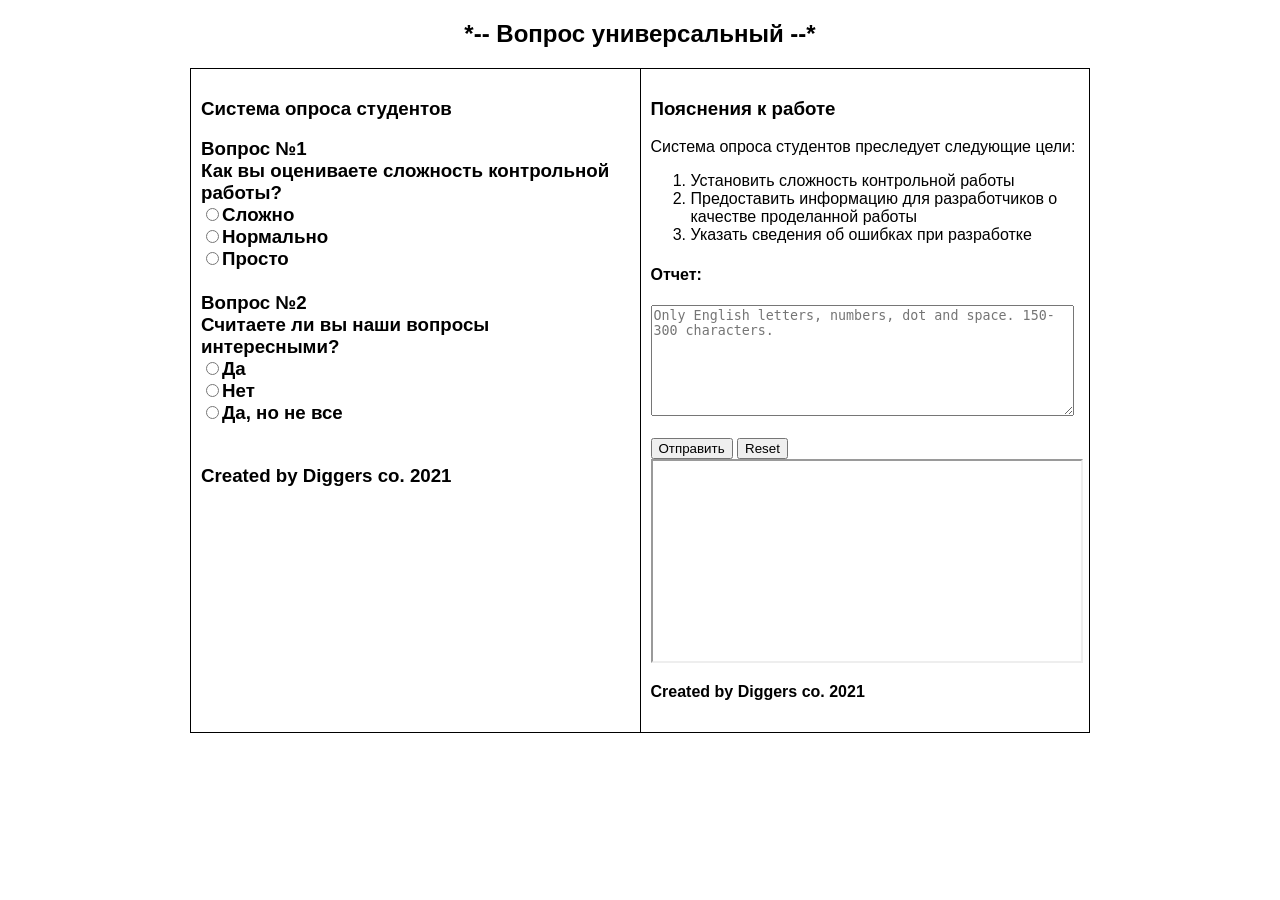
<file: html/Билет 10.html>
<!DOCTYPE html>
<html lang="en">
<head>
	<meta charset="UTF-8">
    <title>Опрос студентов</title>
	<meta name="description" content="">
	<style>
	body {
	font-family:Arial, sant-serif;
	}
	
	table {
	width:900px;
	border: 1px solid black;
	border-collapse: collapse;
	}
	
	td {
	border: 1px solid black;
	padding: 10px;
	vertical-align: top;
	}
	
	h2 {
	text-align: center;
	}
	</style>
	
</head>

<body>

<h2>*-- Вопрос универсальный --*</h2>
<table align="center">
<tr>
<td width="50%">
<h3>Система опроса студентов<h3>

<form>

<b>Вопрос №1</b><br>
Как вы оцениваете сложность контрольной работы?<br>
<input type="radio" name "q1">Сложно<br>
<input type="radio" name "q1">Нормально<br>
<input type="radio" name "q1">Просто<br><br>

<b>Вопрос №2</b><br>
Считаете ли вы наши вопросы интересными?<br>
<input type="radio" name "q2">Да<br>
<input type="radio" name "q2">Нет<br>
<input type="radio" name "q2">Да, но не все<br><br>

</form>

<p>Created by Diggers co. 2021</p>

</td>

<td width= "50%">

<h3>Пояснения к работе</h3>
<p>
Система опроса студентов преследует следующие цели:
<ol>
<li>Установить сложность контрольной работы</li>
<li>Предоставить информацию для разработчиков о качестве проделанной работы</li>
<li>Указать сведения об ошибках при разработке</li>
</ol>
</p>

<h4>Отчет:<h4>

<form target="result">

<textarea
name="answer"
rows="7"
cols="50"
required
pattern="[A-Za-z0-9. ] {150,300}"
placeholder="Only English letters, numbers, dot and space. 150-300 characters.">
</textarea>

<br><br>

<input type="submit" value="Отправить">
<input type="reset" value="Reset">
</form>

<iframe name= "result" width= "100%" height= "200"></iframe>

<p>Created by Diggers co. 2021</p>

</td>
</tr>
</table>

</body>
</html>
</file>
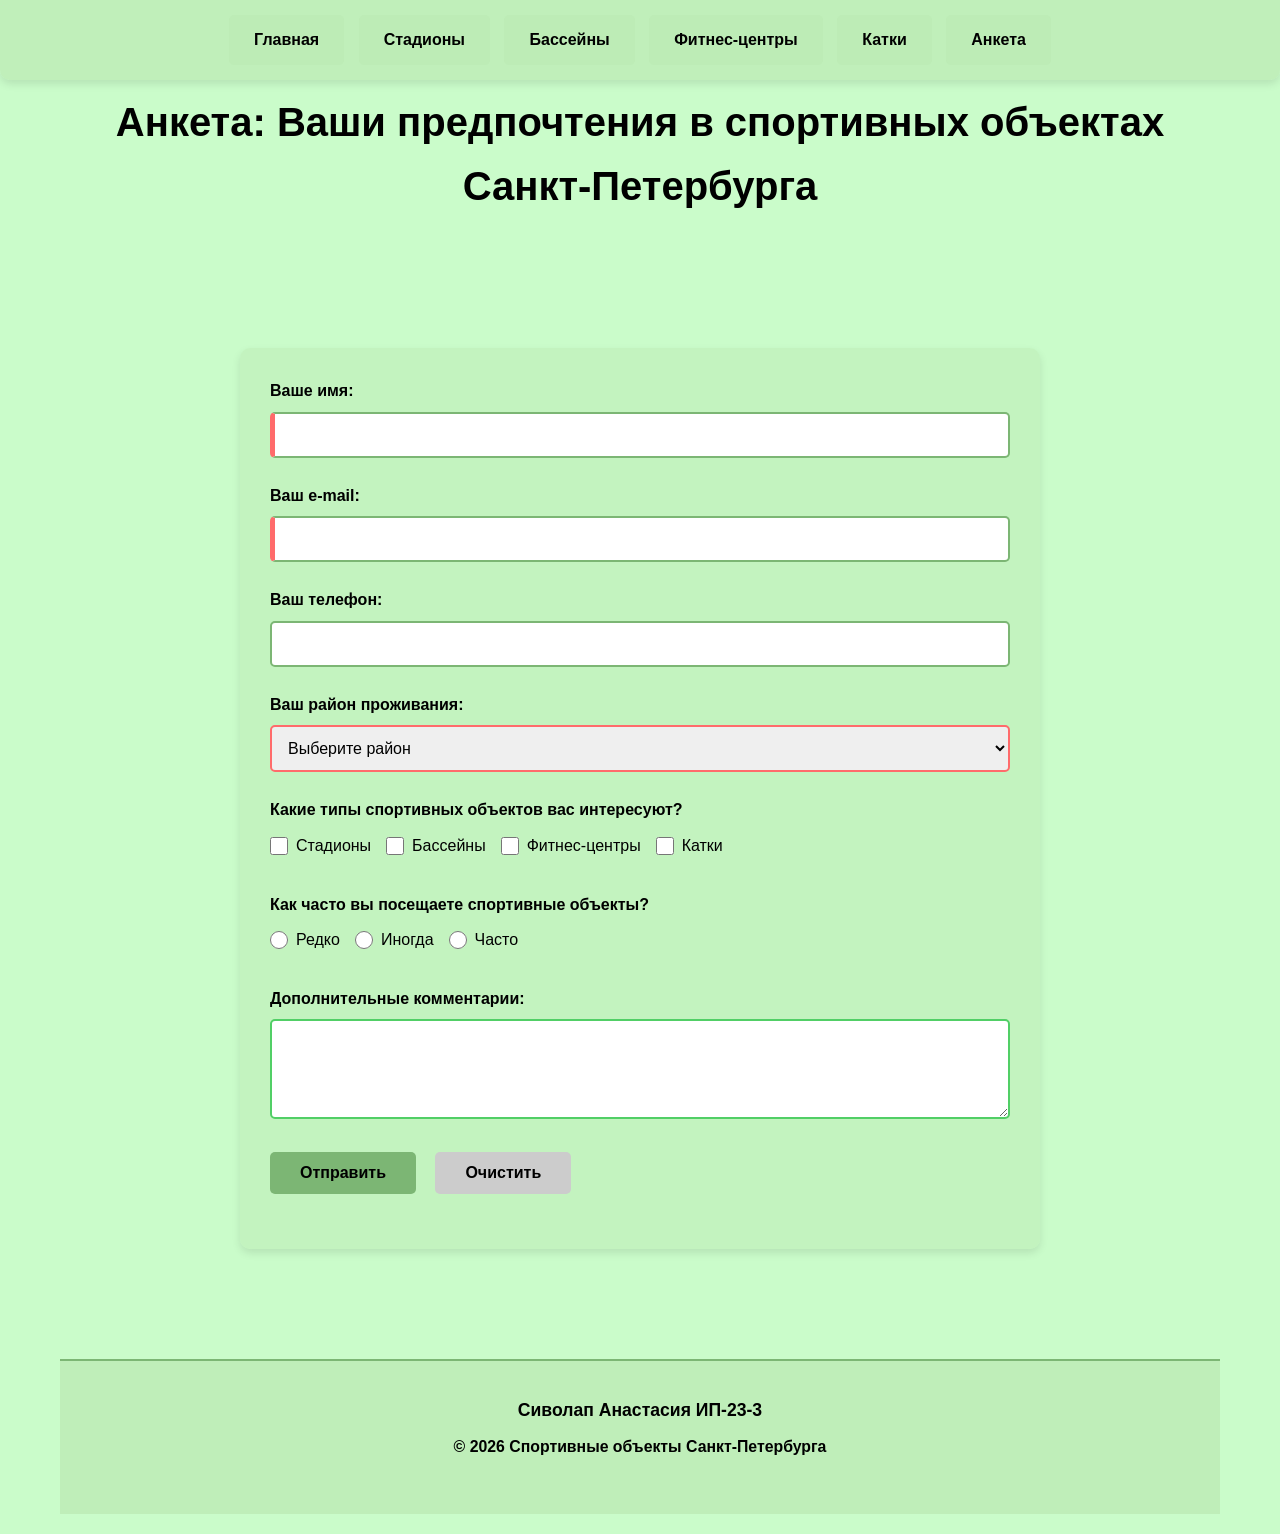
<file: html/Новая папка/Анкета.html>
<!DOCTYPE html>
<html lang="ru">
<head>
    <meta charset="UTF-8">
    <meta name="viewport" content="width=device-width, initial-scale=1.0">
    <title>Анкета: Спортивные объекты Петербурга</title>
    <link rel="stylesheet" href="style.css">
</head>
<body>
    <header>
        <h1>Анкета: Ваши предпочтения в спортивных объектах Санкт-Петербурга</h1>
    </header>

    <nav>
        <a href="главная.html">Главная</a>
        <a href="стадионы.html">Стадионы</a>
        <a href="бассейны.html">Бассейны</a>
        <a href="фитнесцентры.html">Фитнес-центры</a>
        <a href="катки.html">Катки</a>
        <a href="анкета.html"class="active">Анкета</a>
    </nav>

    <main>
        <section class="form-container">
            <form id="sports-form">
                <div class="form-group">
                    <label for="name">Ваше имя:</label>
                    <input type="text" id="name" name="name" required 
                           pattern="[А-Яа-яЁё\s]{2,50}"
                           title="Введите имя на русском языке (от 2 до 50 символов)">
                </div>

                <div class="form-group">
                    <label for="email">Ваш e-mail:</label>
                    <input type="email" id="email" name="email" required
                           pattern="[a-zA-Z0-9._%+-]+@[a-zA-Z0-9.-]+\.[a-zA-Z]{2,}"
                           title="Введите корректный email адрес">
                </div>

                <div class="form-group">
                    <label for="phone">Ваш телефон:</label>
                    <input type="tel" id="phone" name="phone"
                           pattern="\+7\s?[\(]{0,1}9[0-9]{2}[\)]{0,1}\s?\d{3}[-]{0,1}\d{2}[-]{0,1}\d{2}"
                           title="Формат: +7 (999) 999-99-99">
                </div>

                <div class="form-group">
                    <label for="district">Ваш район проживания:</label>
                    <select id="district" name="district" required>
                        <option value="">Выберите район</option>
                        <option value="admiral">Адмиралтейский</option>
                        <option value="vasil">Василеостровский</option>
                        <option value="vibor">Выборгский</option>
                    </select>
                </div>

                <div class="form-group">
                    <label>Какие типы спортивных объектов вас интересуют?</label>
                    <div class="checkbox-group">
                        <label><input type="checkbox" name="type[]" value="stadium"> Стадионы</label>
                        <label><input type="checkbox" name="type[]" value="pool"> Бассейны</label>
                        <label><input type="checkbox" name="type[]" value="gym"> Фитнес-центры</label>
                        <label><input type="checkbox" name="type[]" value="rink"> Катки</label>
                    </div>
                </div>

                <div class="form-group">
                    <label>Как часто вы посещаете спортивные объекты?</label>
                    <div class="radio-group">
                        <label><input type="radio" name="frequency" value="rarely" required> Редко</label>
                        <label><input type="radio" name="frequency" value="sometimes"> Иногда</label>
                        <label><input type="radio" name="frequency" value="often"> Часто</label>
                    </div>
                </div>

                <div class="form-group">
                    <label for="comments">Дополнительные комментарии:</label>
                    <textarea id="comments" name="comments" rows="4"></textarea>
                </div>

                <div class="form-group">
                    <button type="submit" class="submit-btn">Отправить</button>
                    <button type="reset" class="reset-btn">Очистить</button>
                </div>
            </form>
        </section>
    </main>

<button id="scroll-top-btn" aria-label="Наверх">↑ Наверх</button>
    <button id="scroll-bottom-btn" aria-label="Вниз">↓ Вниз</button>


   <footer>
        <div class="marquee">
            <span>Сиволап Анастасия ИП-23-3</span>
			<p>&copy; 2026 Спортивные объекты Санкт-Петербурга</p>
        </div>
    </footer>

    <script>
        const btnTop = document.getElementById('scroll-top-btn');
        const btnBottom = document.getElementById('scroll-bottom-btn');

        window.addEventListener('scroll', () => {
            const show = window.scrollY > 300;
            btnTop.style.display = show ? 'block' : 'none';
            btnBottom.style.display = show ? 'block' : 'none';
        });

        btnTop.addEventListener('click', () => window.scrollTo({ top: 0, behavior: 'smooth' }));
        btnBottom.addEventListener('click', () => window.scrollTo({ top: document.body.scrollHeight, behavior: 'smooth' }));

        document.getElementById('sports-form').addEventListener('submit', function(e) {
            e.preventDefault();
            
            const name = document.getElementById('name').value;
            const email = document.getElementById('email').value;
            const district = document.getElementById('district').value;
            const frequency = document.querySelector('input[name="frequency"]:checked');
			if (!name || !email || !district || !frequency) {
                alert('❌ Пожалуйста, заполните все обязательные поля (отмечены *).');
                return;
            }
            
            alert('✅ Спасибо! Ваша анкета успешно отправлена.');
            this.reset();
        });
    </script>
</body>
</html>
</file>
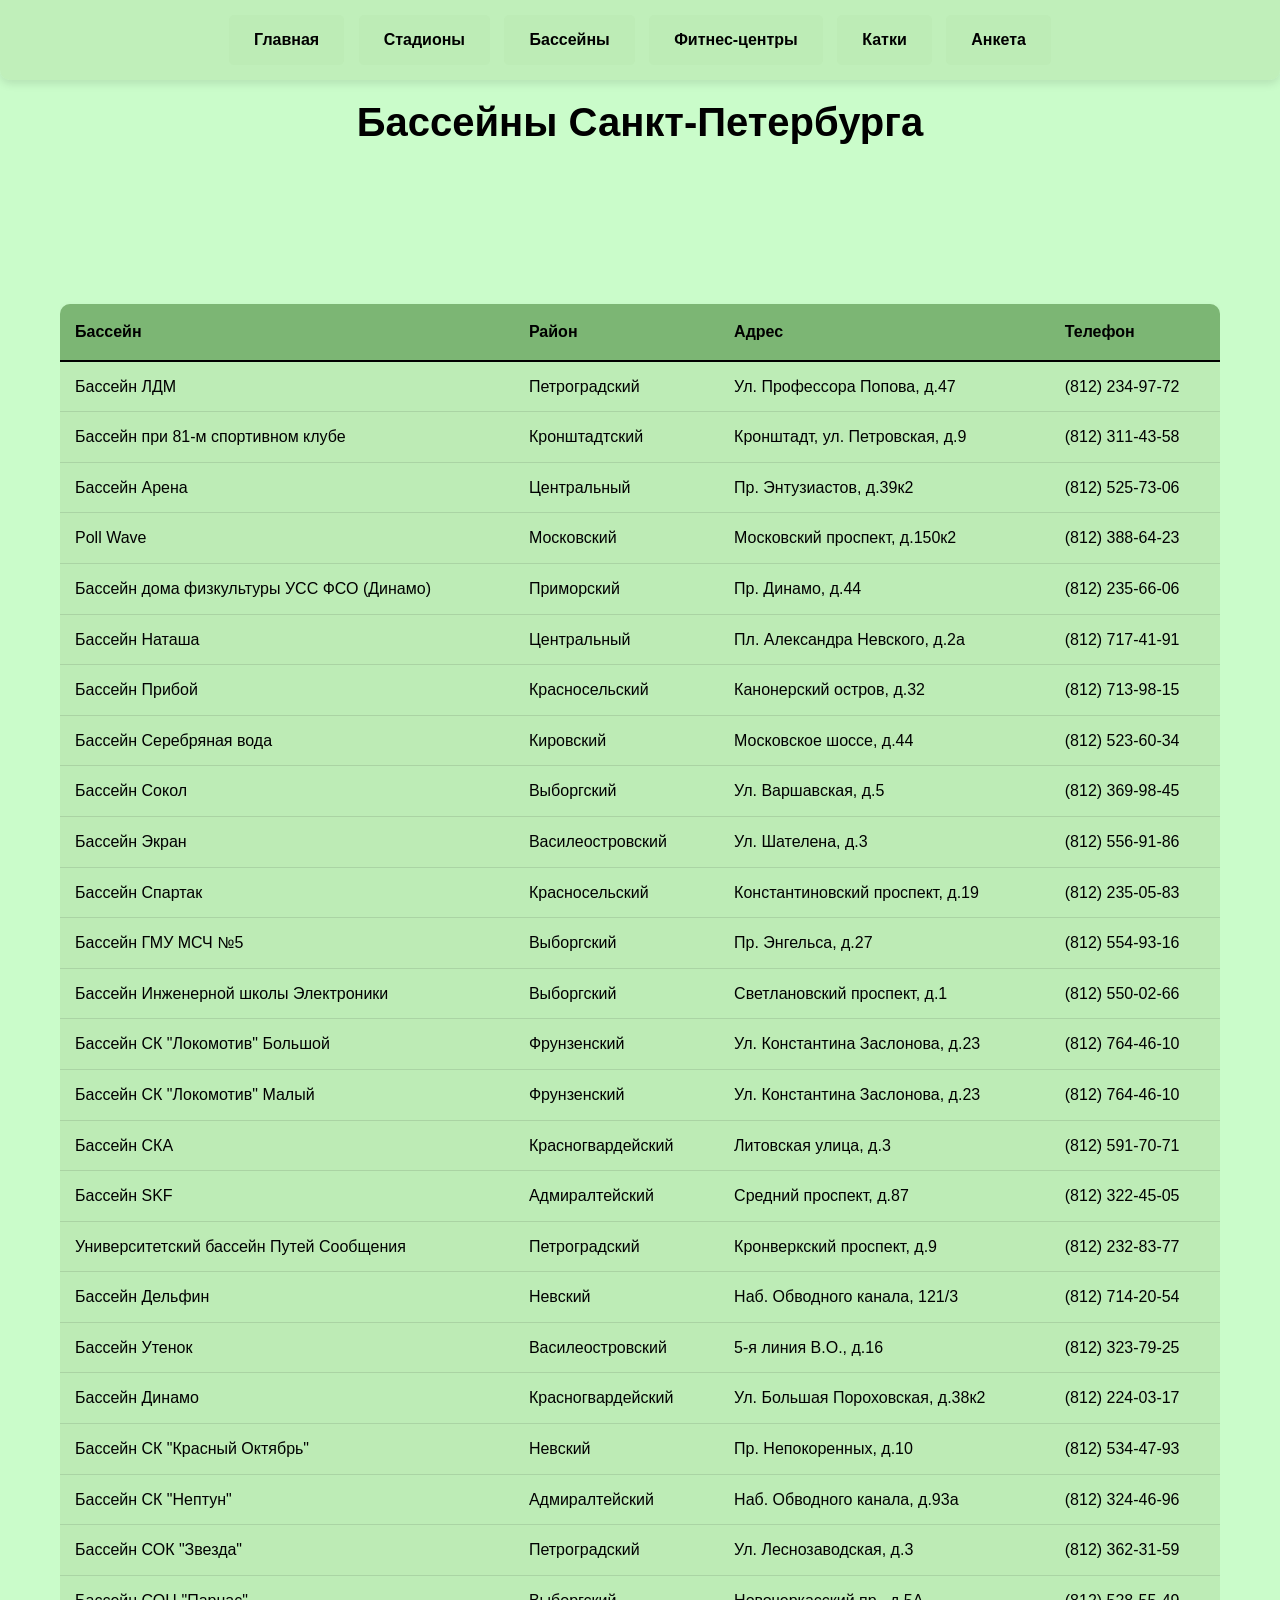
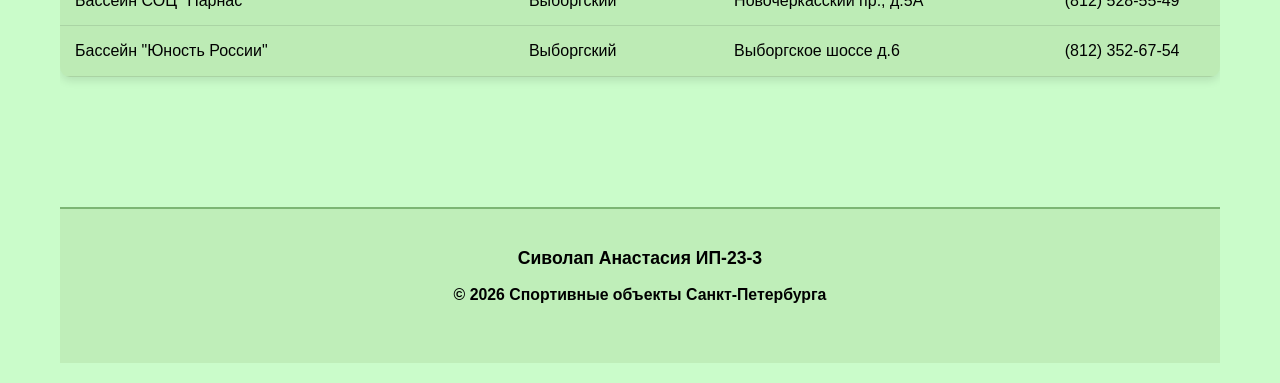
<file: html/Новая папка/бассейны.html>
<!DOCTYPE html>
<html lang="ru">
<head>
    <meta charset="UTF-8">
    <meta name="viewport" content="width=device-width, initial-scale=1.0">
    <title>Бассейны Санкт-Петербурга</title>
    <link rel="stylesheet" href="style.css">
</head>
<body>
    <header>
        <h1>Бассейны Санкт-Петербурга</h1>
    </header>

    <nav>
        <a href="главная.html">Главная</a>
        <a href="стадионы.html">Стадионы</a>
        <a href="бассейны.html">Бассейны</a><!active>
        <a href="фитнесцентры.html">Фитнес-центры</a>
        <a href="катки.html">Катки</a>
        <a href="анкета.html">Анкета</a>
    </nav>

    <main>
        <section class="table-container">
            <table>
                <thead>
                    <tr>
                        <th>Бассейн</th>
                        <th>Район</th>
                        <th>Адрес</th>
                        <th>Телефон</th>
                    </tr>
                </thead>
                <tbody>
                    <tr>
                        <td>Бассейн ЛДМ</td>
                        <td>Петроградский</td>
                        <td>Ул. Профессора Попова, д.47</td>
                        <td>(812) 234-97-72</td>
                    </tr>
                    <tr>
                        <td>Бассейн при 81-м спортивном клубе</td>
                        <td>Кронштадтский</td>
                        <td>Кронштадт, ул. Петровская, д.9</td>
                        <td>(812) 311-43-58</td>
                    </tr>
                    <tr>
                        <td>Бассейн Арена</td>
                        <td>Центральный</td>
                        <td>Пр. Энтузиастов, д.39к2</td>
                        <td>(812) 525-73-06</td>
                    </tr>
                    <tr>
                        <td>Poll Wave</td>
                        <td>Московский</td>
                        <td>Московский проспект, д.150к2</td>
                        <td>(812) 388-64-23</td>
                    </tr>
                    <tr>
                        <td>Бассейн дома физкультуры УСС ФСО (Динамо)</td>
                        <td>Приморский</td>
                        <td>Пр. Динамо, д.44</td>
                        <td>(812) 235-66-06</td>
                    </tr>
                    <tr>
                        <td>Бассейн Наташа</td>
                        <td>Центральный</td>
                        <td>Пл. Александра Невского, д.2а</td>
                        <td>(812) 717-41-91</td>
                    </tr>
                    <tr>
                        <td>Бассейн Прибой</td>
                        <td>Красносельский</td>
                        <td>Канонерский остров, д.32</td>
                        <td>(812) 713-98-15</td>
                    </tr>
                    <tr>
                        <td>Бассейн Серебряная вода</td>
                        <td>Кировский</td>
                        <td>Московское шоссе, д.44</td>
                        <td>(812) 523-60-34</td>
                    </tr>
                    <tr>
                        <td>Бассейн Сокол</td>
                        <td>Выборгский</td>
                        <td>Ул. Варшавская, д.5</td>
                        <td>(812) 369-98-45</td>
                    </tr>
                    <tr>
                        <td>Бассейн Экран</td>
                        <td>Василеостровский</td>
                        <td>Ул. Шателена, д.3</td>
                        <td>(812) 556-91-86</td>
                    </tr>
                    <tr>
                        <td>Бассейн Спартак</td>
                        <td>Красносельский</td>
                        <td>Константиновский проспект, д.19</td>
                        <td>(812) 235-05-83</td>
                    </tr>
                    <tr>
                        <td>Бассейн ГМУ МСЧ №5</td>
                        <td>Выборгский</td>
                        <td>Пр. Энгельса, д.27</td>
                        <td>(812) 554-93-16</td>
                    </tr>
                    <tr>
                        <td>Бассейн Инженерной школы Электроники</td>
                        <td>Выборгский</td>
                        <td>Светлановский проспект, д.1</td>
                        <td>(812) 550-02-66</td>
                    </tr>
                    <tr>
                        <td>Бассейн СК "Локомотив" Большой</td>
                        <td>Фрунзенский</td>
                        <td>Ул. Константина Заслонова, д.23</td>
                        <td>(812) 764-46-10</td>
                    </tr>
                    <tr>
                        <td>Бассейн СК "Локомотив" Малый</td>
                        <td>Фрунзенский</td>
                        <td>Ул. Константина Заслонова, д.23</td>
                        <td>(812) 764-46-10</td>
                    </tr>
                    <tr>
                        <td>Бассейн СКА</td>
                        <td>Красногвардейский</td>
                        <td>Литовская улица, д.3</td>
                        <td>(812) 591-70-71</td>
                    </tr>
                    <tr>
                        <td>Бассейн SKF</td>
                        <td>Адмиралтейский</td>
                        <td>Средний проспект, д.87</td>
                        <td>(812) 322-45-05</td>
                    </tr>
                    <tr>
                        <td>Университетский бассейн Путей Сообщения</td>
                        <td>Петроградский</td>
                        <td>Кронверкский проспект, д.9</td>
                        <td>(812) 232-83-77</td>
                    </tr>
                    <tr>
                        <td>Бассейн Дельфин</td>
                        <td>Невский</td>
                        <td>Наб. Обводного канала, 121/3</td>
                        <td>(812) 714-20-54</td>
                    </tr>
                    <tr>
                        <td>Бассейн Утенок</td>
                        <td>Василеостровский</td>
                        <td>5-я линия В.О., д.16</td>
                        <td>(812) 323-79-25</td>
                    </tr>
                    <tr>
                        <td>Бассейн Динамо</td>
                        <td>Красногвардейский</td>
                        <td>Ул. Большая Пороховская, д.38к2</td>
                        <td>(812) 224-03-17</td>
                    </tr>
                    <tr>
                        <td>Бассейн СК "Красный Октябрь"</td>
                        <td>Невский</td>
                        <td>Пр. Непокоренных, д.10</td>
                        <td>(812) 534-47-93</td>
                    </tr>
                    <tr>
                        <td>Бассейн СК "Нептун"</td>
                        <td>Адмиралтейский</td>
                        <td>Наб. Обводного канала, д.93а</td>
                        <td>(812) 324-46-96</td>
                    </tr>
                    <tr>
                        <td>Бассейн СОК "Звезда"</td>
                        <td>Петроградский</td>
                        <td>Ул. Леснозаводская, д.3</td>
                        <td>(812) 362-31-59</td>
                    </tr>
                    <tr>
                        <td>Бассейн СОЦ "Парнас"</td>
                        <td>Выборгский</td>
                        <td>Новочеркасский пр., д.5А</td>
                        <td>(812) 528-55-49</td>
                    </tr>
                    <tr>
                        <td>Бассейн "Юность России"</td>
                        <td>Выборгский</td>
                        <td>Выборгское шоссе д.6</td>
                        <td>(812) 352-67-54</td>
                    </tr>
                </tbody>
            </table>
        </section>
    </main>
	<button id="scroll-top-btn" aria-label="Наверх">↑ Наверх</button>
	<button id="scroll-bottom-btn" aria-label="Вниз">↓ Вниз</button>

<script>
  const btnTop = document.getElementById('scroll-top-btn');
  const btnBottom = document.getElementById('scroll-bottom-btn');

  window.addEventListener('scroll', () => {
    if (window.scrollY > 300) {
      btnTop.style.display = 'block';
      btnBottom.style.display = 'block';
    } else {
      btnTop.style.display = 'none';
      btnBottom.style.display = 'none';
    }
  });

  btnTop.addEventListener('click', () => {
    window.scrollTo({ top: 0, behavior: 'smooth' });
  });

  btnBottom.addEventListener('click', () => {
    window.scrollTo({ top: document.body.scrollHeight, behavior: 'smooth' });
  });
</script>
    <footer>
        <div class="marquee">
            <span>Сиволап Анастасия ИП-23-3</span>
			<p>&copy; 2026 Спортивные объекты Санкт-Петербурга</p>
        </div>
    </footer>
</body>
</html>
</file>
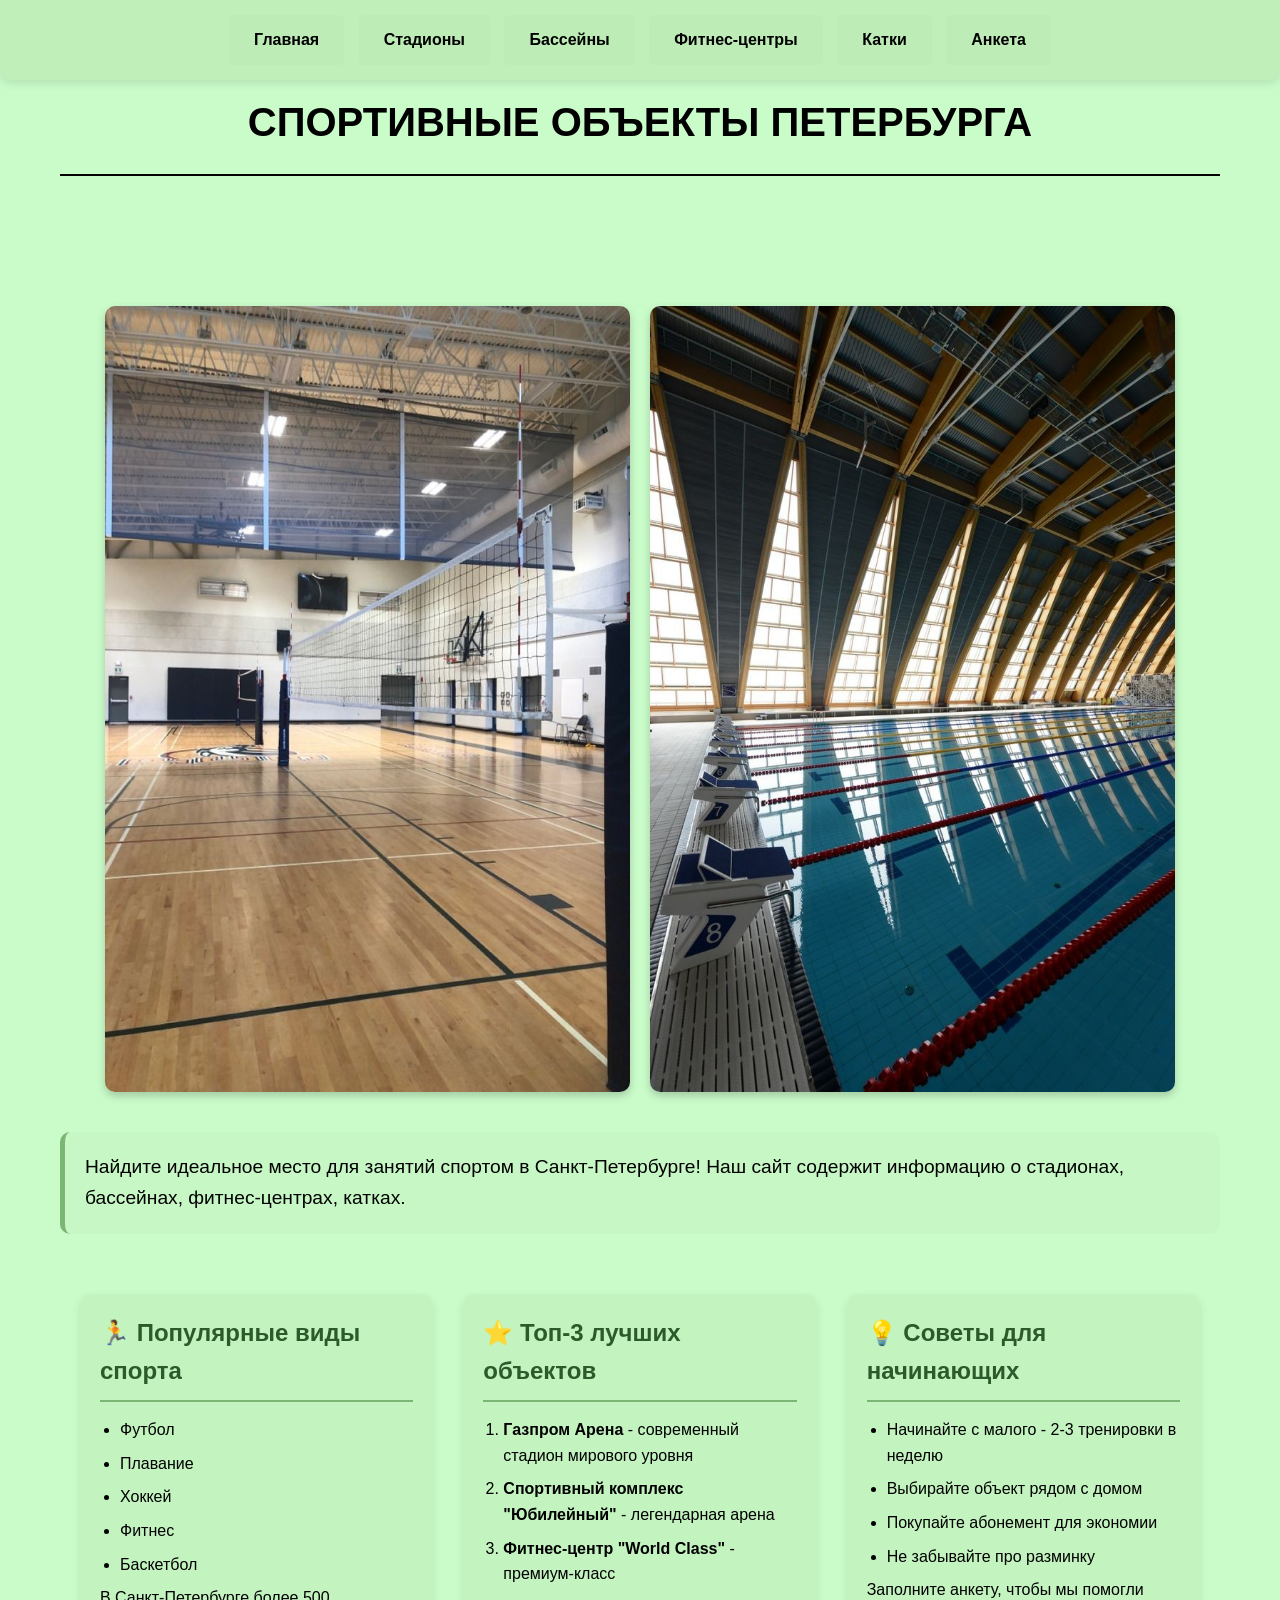
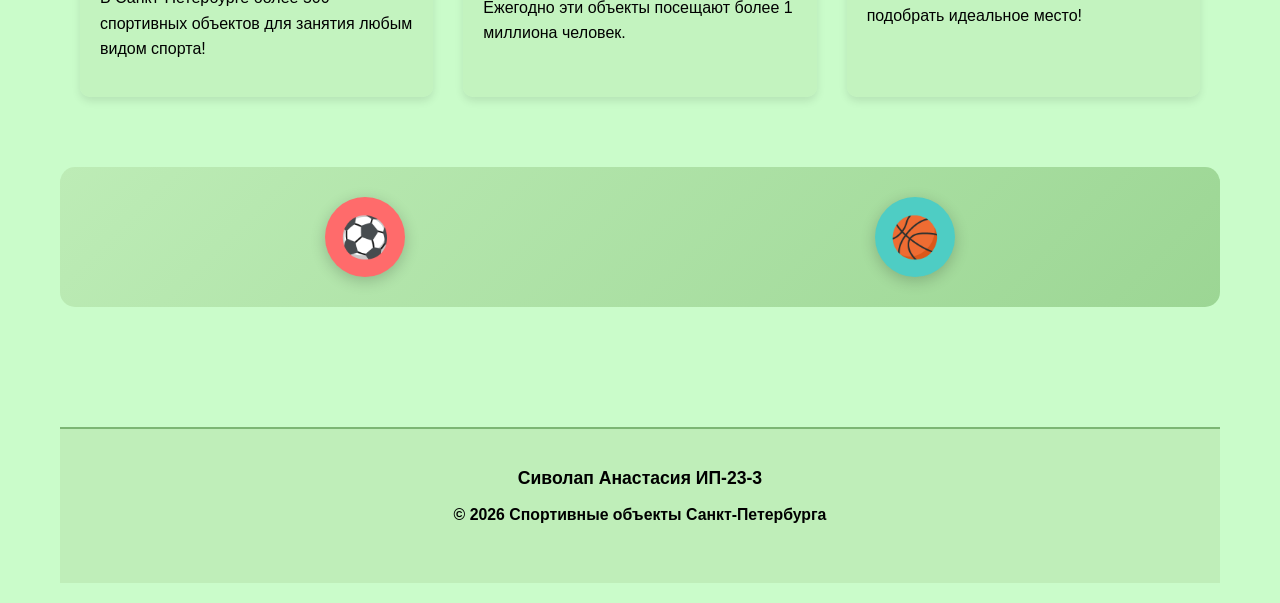
<file: html/Новая папка/главная.html>
<!DOCTYPE html>
<html lang="ru">
<head>
    <meta charset="UTF-8">
    <meta name="viewport" content="width=device-width, initial-scale=1.0">
    <title>СПОРТИВНЫЕ ОБЪЕКТЫ ПЕТЕРБУРГА</title>
    <link rel="stylesheet" href="style.css">
</head>
<body>
    <header>
        <h1>СПОРТИВНЫЕ ОБЪЕКТЫ ПЕТЕРБУРГА</h1>
        <hr>
    </header>

    <nav>
        <a href="главная.html">Главная</a>
        <a href="стадионы.html">Стадионы</a>
        <a href="бассейны.html">Бассейны</a>
        <a href="фитнесцентры.html">Фитнес-центры</a>
        <a href="катки.html">Катки</a>
        <a href="анкета.html">Анкета</a>
    </nav>

    <main>
        <section class="hero-images">
            <div class="image-container">
                <img src="imgкпр8/спортзал.jpg" alt="Спортзал" width="525" height="200">
                <img src="imgкпр8/бассейн.jpg" alt="Бассейн" width="525" height="200">
            </div>
        </section>

        <section class="intro">
            <p>Найдите идеальное место для занятий спортом в Санкт-Петербурге! Наш сайт содержит информацию о стадионах, бассейнах, фитнес-центрах, катках.</p>
        </section>

        <section class="three-columns">
            <div class="column">
                <h2>🏃 Популярные виды спорта</h2>
                <ul>
                    <li>Футбол</li>
                    <li>Плавание</li>
                    <li>Хоккей</li>
                    <li>Фитнес</li>
                    <li>Баскетбол</li>
                </ul>
                <p>В Санкт-Петербурге более 500 спортивных объектов для занятия любым видом спорта!</p>
            </div>
            <div class="column">
                <h2>⭐ Топ-3 лучших объектов</h2>
                <ol>
                    <li><strong>Газпром Арена</strong> - современный стадион мирового уровня</li>
                    <li><strong>Спортивный комплекс "Юбилейный"</strong> - легендарная арена</li>
                    <li><strong>Фитнес-центр "World Class"</strong> - премиум-класс</li>
                </ol>
                <p>Ежегодно эти объекты посещают более 1 миллиона человек.</p>
            </div>
            <div class="column">
                <h2>💡 Советы для начинающих</h2>
                <ul>
                    <li>Начинайте с малого - 2-3 тренировки в неделю</li>
                    <li>Выбирайте объект рядом с домом</li>
                    <li>Покупайте абонемент для экономии</li>
                    <li>Не забывайте про разминку</li>
                </ul>
                <p>Заполните анкету, чтобы мы помогли подобрать идеальное место!</p>
            </div>
        </section>

        <section class="sync-animation">
            <div class="sync-animation-container">
                <div class="sync-object"></div>
                <div class="sync-object"></div>
            </div>
        </section>
    </main>

    <button id="scroll-top-btn" aria-label="Наверх">↑ Наверх</button>
    <button id="scroll-bottom-btn" aria-label="Вниз">↓ Вниз</button>

    <script>
        const btnTop = document.getElementById('scroll-top-btn');
        const btnBottom = document.getElementById('scroll-bottom-btn');

        window.addEventListener('scroll', () => {
            if (window.scrollY > 300) {
                btnTop.style.display = 'block';
                btnBottom.style.display = 'block';
            } else {
                btnTop.style.display = 'none';
                btnBottom.style.display = 'none';
            }
        });

        btnTop.addEventListener('click', () => {
            window.scrollTo({ top: 0, behavior: 'smooth' });
        });

        btnBottom.addEventListener('click', () => {
            window.scrollTo({ top: document.body.scrollHeight, behavior: 'smooth' });
        });
    </script>

    <footer>
        <div class="marquee">
            <span>Сиволап Анастасия ИП-23-3</span>
            <p>&copy; 2026 Спортивные объекты Санкт-Петербурга</p>
        </div>
    </footer>
</body>
</html>
</file>
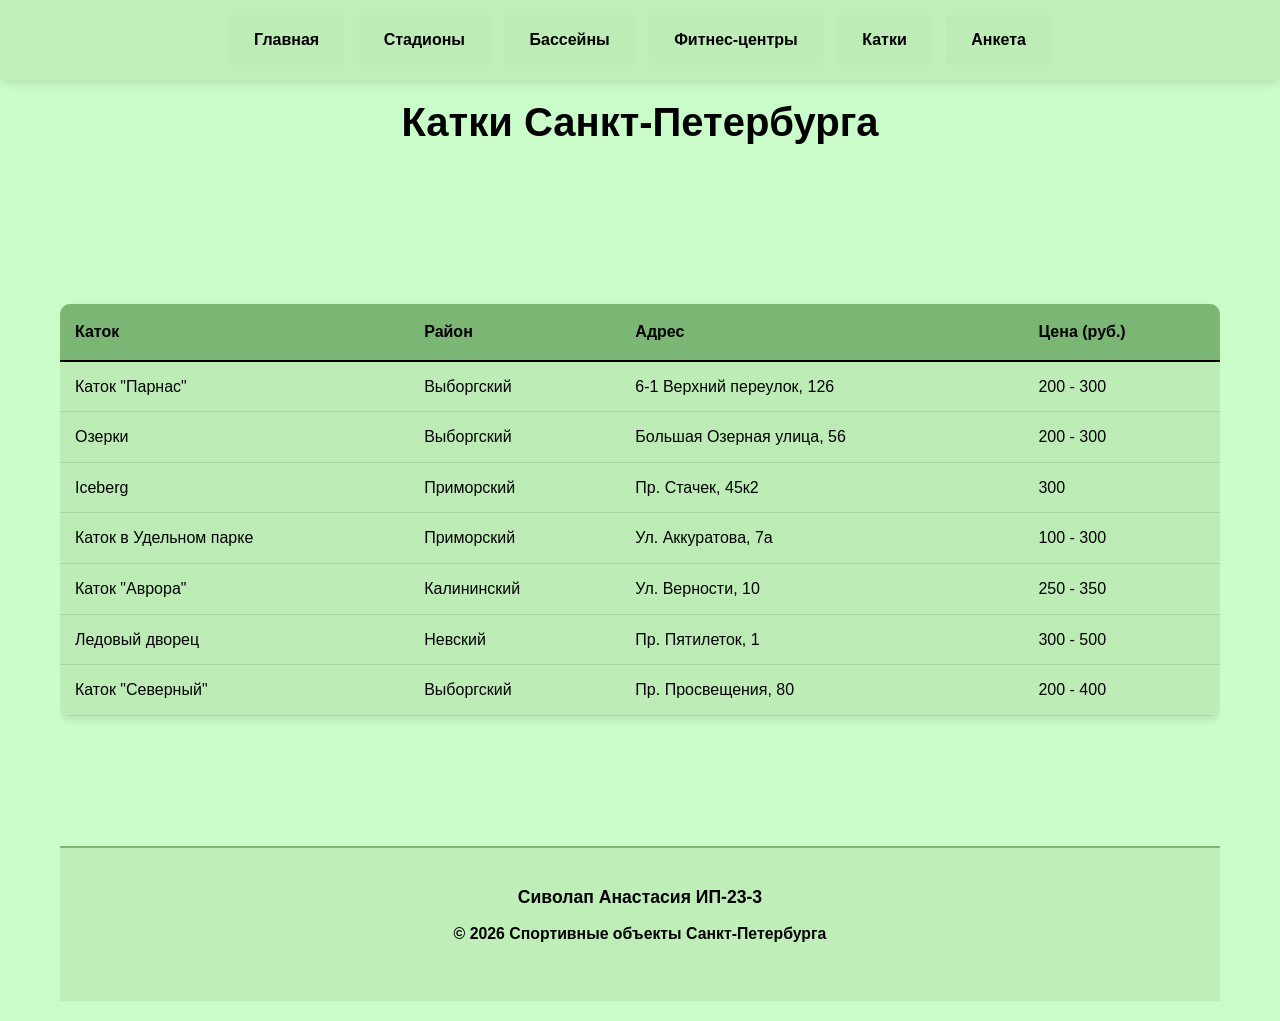
<file: html/Новая папка/катки.html>
<!DOCTYPE html>
<html lang="ru">
<head>
    <meta charset="UTF-8">
    <meta name="viewport" content="width=device-width, initial-scale=1.0">
    <title>Катки Санкт-Петербурга</title>
    <link rel="stylesheet" href="style.css">
</head>
<body>
    <header>
        <h1>Катки Санкт-Петербурга</h1>
    </header>

    <nav>
        <a href="главная.html">Главная</a>
        <a href="стадионы.html">Стадионы</a>
        <a href="бассейны.html">Бассейны</a>
        <a href="фитнесцентры.html">Фитнес-центры</a>
        <a href="катки.html">Катки</a>
        <a href="анкета.html">Анкета</a>
    </nav>

    <main>
        <section class="table-container">
            <table>
                <thead>
                    <tr>
                        <th>Каток</th>
                        <th>Район</th>
                        <th>Адрес</th>
                        <th>Цена (руб.)</th>
                    </tr>
                </thead>
                <tbody>
                    <tr>
                        <td>Каток "Парнас"</td>
                        <td>Выборгский</td>
                        <td>6-1 Верхний переулок, 126</td>
                        <td>200 - 300</td>
                    </tr>
                    <tr>
                        <td>Озерки</td>
                        <td>Выборгский</td>
                        <td>Большая Озерная улица, 56</td>
                        <td>200 - 300</td>
                    </tr>
                    <tr>
                        <td>Iceberg</td>
                        <td>Приморский</td>
                        <td>Пр. Стачек, 45к2</td>
                        <td>300</td>
                    </tr>
                    <tr>
                        <td>Каток в Удельном парке</td>
                        <td>Приморский</td>
                        <td>Ул. Аккуратова, 7а</td>
                        <td>100 - 300</td>
                    </tr>
					<tr>
						<td>Каток "Аврора"</td>
						<td>Калининский</td>
						<td>Ул. Верности, 10</td>
						<td>250 - 350</td>
					</tr>
					<tr>
						<td>Ледовый дворец</td>
						<td>Невский</td>
						<td>Пр. Пятилеток, 1</td>
						<td>300 - 500</td>
					</tr>
					<tr>
						<td>Каток "Северный"</td>
						<td>Выборгский</td>
						<td>Пр. Просвещения, 80</td>
						<td>200 - 400</td>
					</tr>
                </tbody>
            </table>
        </section>
    </main>
	<button id="scroll-top-btn" aria-label="Наверх">↑ Наверх</button>
	<button id="scroll-bottom-btn" aria-label="Вниз">↓ Вниз</button>

<script>
  const btnTop = document.getElementById('scroll-top-btn');
  const btnBottom = document.getElementById('scroll-bottom-btn');

  window.addEventListener('scroll', () => {
    if (window.scrollY > 300) {
      btnTop.style.display = 'block';
      btnBottom.style.display = 'block';
    } else {
      btnTop.style.display = 'none';
      btnBottom.style.display = 'none';
    }
  });

  btnTop.addEventListener('click', () => {
    window.scrollTo({ top: 0, behavior: 'smooth' });
  });

  btnBottom.addEventListener('click', () => {
    window.scrollTo({ top: document.body.scrollHeight, behavior: 'smooth' });
  });
</script>
   <footer>
        <div class="marquee">
            <span>Сиволап Анастасия ИП-23-3</span>
			<p>&copy; 2026 Спортивные объекты Санкт-Петербурга</p>
        </div>
    </footer>
</body>
</html>
</file>
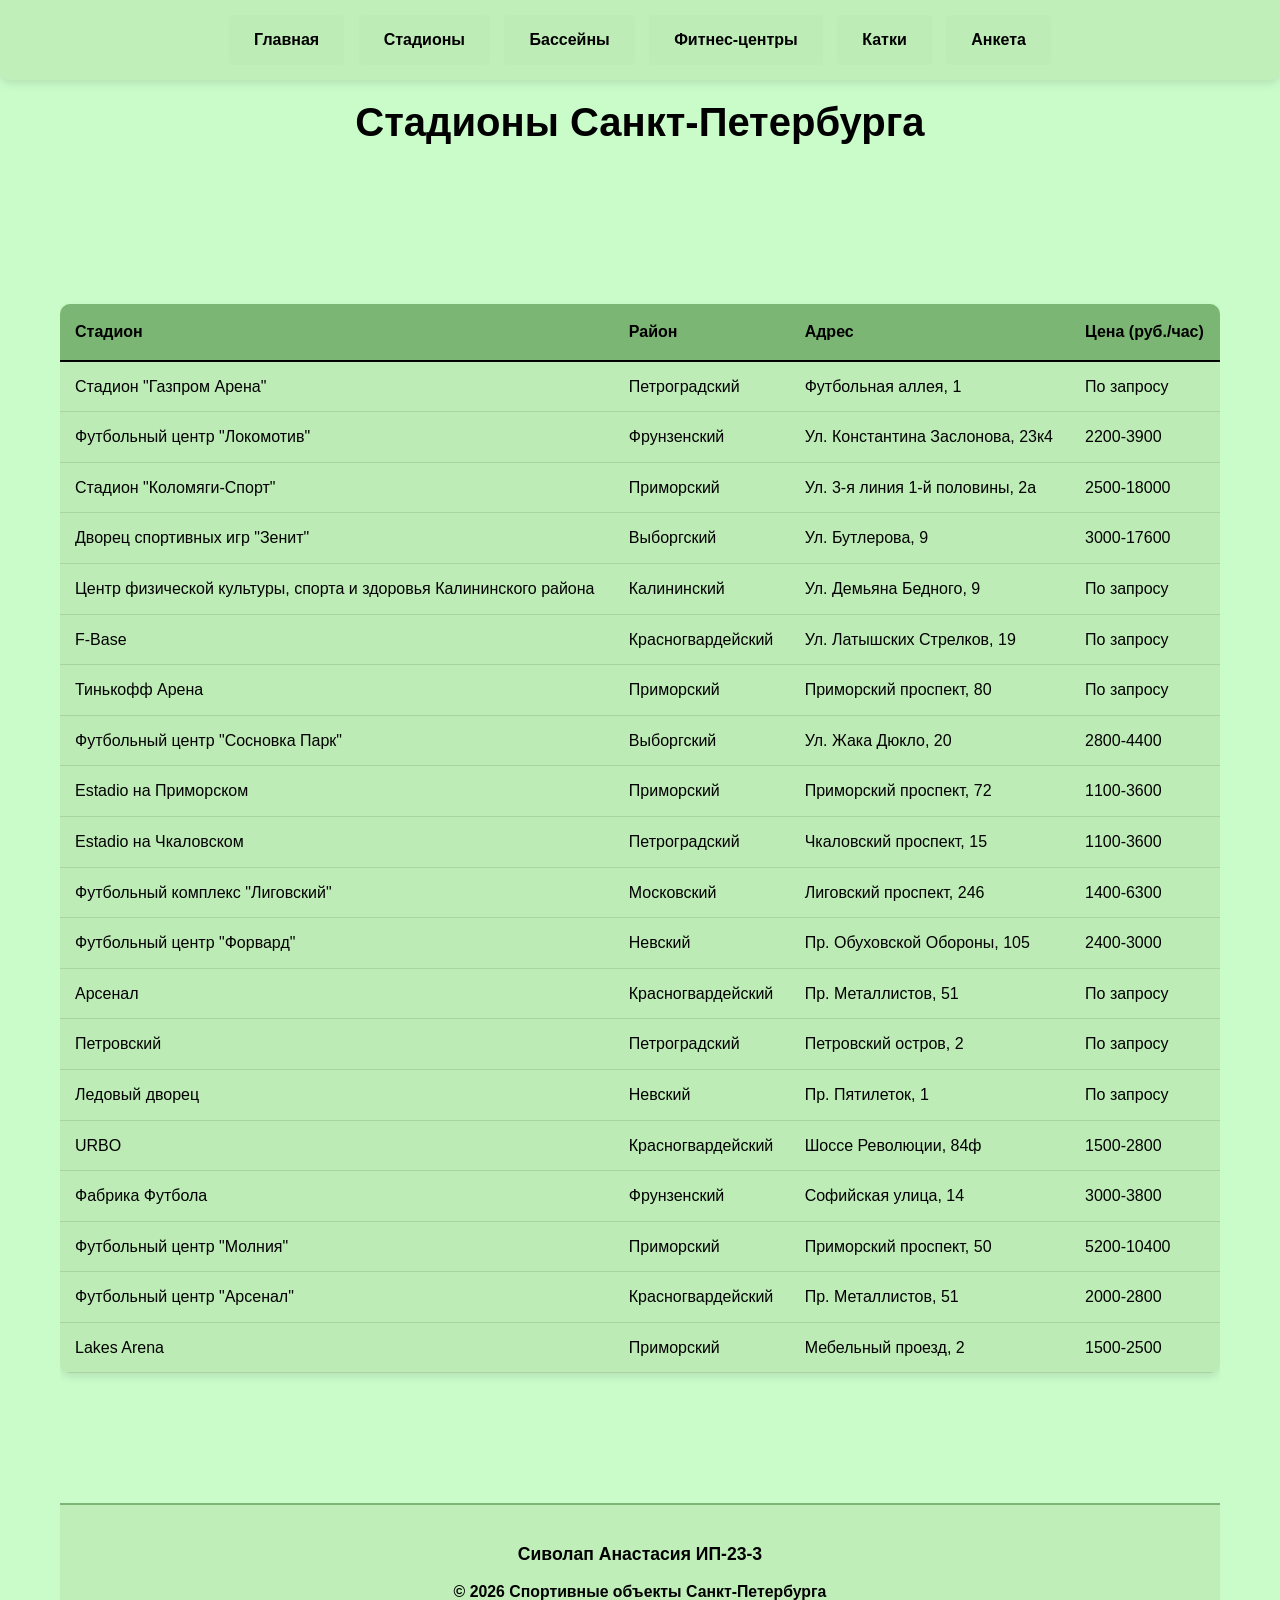
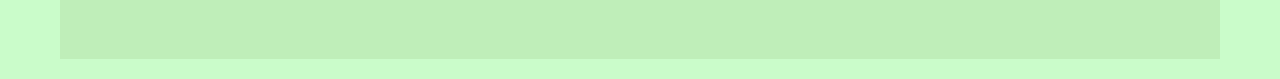
<file: html/Новая папка/стадионы.html>
<!DOCTYPE html>
<html lang="ru">
<head>
    <meta charset="UTF-8">
    <meta name="viewport" content="width=device-width, initial-scale=1.0">
    <title>Стадионы Санкт-Петербурга</title>
    <link rel="stylesheet" href="style.css">
</head>
<body>
    <header>
        <h1>Стадионы Санкт-Петербурга</h1>
    </header>

    <nav>
        <a href="главная.html">Главная</a>
        <a href="стадионы.html">Стадионы</a>
        <a href="бассейны.html">Бассейны</a>
        <a href="фитнесцентры.html">Фитнес-центры</a>
        <a href="катки.html">Катки</a>
        <a href="анкета.html">Анкета</a>
    </nav>

    <main>
        <section class="table-container">
            <table>
                <thead>
                    <tr>
                        <th>Стадион</th>
                        <th>Район</th>
                        <th>Адрес</th>
                        <th>Цена (руб./час)</th>
                    </tr>
                </thead>
                <tbody>
                    <tr>
                        <td>Стадион "Газпром Арена"</td>
                        <td>Петроградский</td>
                        <td>Футбольная аллея, 1</td>
                        <td>По запросу</td>
                    </tr>
                    <tr>
                        <td>Футбольный центр "Локомотив"</td>
                        <td>Фрунзенский</td>
                        <td>Ул. Константина Заслонова, 23к4</td>
                        <td>2200-3900</td>
                    </tr>
                    <tr>
                        <td>Стадион "Коломяги-Спорт"</td>
                        <td>Приморский</td>
                        <td>Ул. 3-я линия 1-й половины, 2а</td>
                        <td>2500-18000</td>
                    </tr>
                    <tr>
                        <td>Дворец спортивных игр "Зенит"</td>
                        <td>Выборгский</td>
                        <td>Ул. Бутлерова, 9</td>
                        <td>3000-17600</td>
                    </tr>
                    <tr>
                        <td>Центр физической культуры, спорта и здоровья Калининского района</td>
                        <td>Калининский</td>
                        <td>Ул. Демьяна Бедного, 9</td>
                        <td>По запросу</td>
                    </tr>
                    <tr>
                        <td>F-Base</td>
                        <td>Красногвардейский</td>
                        <td>Ул. Латышских Стрелков, 19</td>
                        <td>По запросу</td>
                    </tr>
                    <tr>
                        <td>Тинькофф Арена</td>
                        <td>Приморский</td>
                        <td>Приморский проспект, 80</td>
                        <td>По запросу</td>
                    </tr>
                    <tr>
                        <td>Футбольный центр "Сосновка Парк"</td>
                        <td>Выборгский</td>
                        <td>Ул. Жака Дюкло, 20</td>
                        <td>2800-4400</td>
                    </tr>
                    <tr>
                        <td>Estadio на Приморском</td>
                        <td>Приморский</td>
                        <td>Приморский проспект, 72</td>
                        <td>1100-3600</td>
                    </tr>
                    <tr>
                        <td>Estadio на Чкаловском</td>
                        <td>Петроградский</td>
                        <td>Чкаловский проспект, 15</td>
                        <td>1100-3600</td>
                    </tr>
                    <tr>
                        <td>Футбольный комплекс "Лиговский"</td>
                        <td>Московский</td>
                        <td>Лиговский проспект, 246</td>
                        <td>1400-6300</td>
                    </tr>
                    <tr>
                        <td>Футбольный центр "Форвард"</td>
                        <td>Невский</td>
                        <td>Пр. Обуховской Обороны, 105</td>
                        <td>2400-3000</td>
                    </tr>
                    <tr>
                        <td>Арсенал</td>
                        <td>Красногвардейский</td>
                        <td>Пр. Металлистов, 51</td>
                        <td>По запросу</td>
                    </tr>
                    <tr>
                        <td>Петровский</td>
                        <td>Петроградский</td>
                        <td>Петровский остров, 2</td>
                        <td>По запросу</td>
                    </tr>
                    <tr>
                        <td>Ледовый дворец</td>
                        <td>Невский</td>
                        <td>Пр. Пятилеток, 1</td>
                        <td>По запросу</td>
                    </tr>
                    <tr>
                        <td>URBO</td>
                        <td>Красногвардейский</td>
                        <td>Шоссе Революции, 84ф</td>
                        <td>1500-2800</td>
                    </tr>
                    <tr>
                        <td>Фабрика Футбола</td>
                        <td>Фрунзенский</td>
                        <td>Софийская улица, 14</td>
                        <td>3000-3800</td>
                    </tr>
                    <tr>
                        <td>Футбольный центр "Молния"</td>
                        <td>Приморский</td>
                        <td>Приморский проспект, 50</td>
                        <td>5200-10400</td>
                    </tr>
                    <tr>
                        <td>Футбольный центр "Арсенал"</td>
                        <td>Красногвардейский</td>
                        <td>Пр. Металлистов, 51</td>
                        <td>2000-2800</td>
                    </tr>
                    <tr>
                        <td>Lakes Arena</td>
                        <td>Приморский</td>
                        <td>Мебельный проезд, 2</td>
                        <td>1500-2500</td>
                    </tr>
                </tbody>
            </table>
        </section>
    </main>
	<button id="scroll-top-btn" aria-label="Наверх">↑ Наверх</button>
	<button id="scroll-bottom-btn" aria-label="Вниз">↓ Вниз</button>

<script>
  const btnTop = document.getElementById('scroll-top-btn');
  const btnBottom = document.getElementById('scroll-bottom-btn');

  window.addEventListener('scroll', () => {
    if (window.scrollY > 300) {
      btnTop.style.display = 'block';
      btnBottom.style.display = 'block';
    } else {
      btnTop.style.display = 'none';
      btnBottom.style.display = 'none';
    }
  });

  btnTop.addEventListener('click', () => {
    window.scrollTo({ top: 0, behavior: 'smooth' });
  });

  btnBottom.addEventListener('click', () => {
    window.scrollTo({ top: document.body.scrollHeight, behavior: 'smooth' });
  });
</script>
    <footer>
        <div class="marquee">
            <span>Сиволап Анастасия ИП-23-3</span>
			<p>&copy; 2026 Спортивные объекты Санкт-Петербурга</p>
        </div>
    </footer>
</body>
</html>
</file>
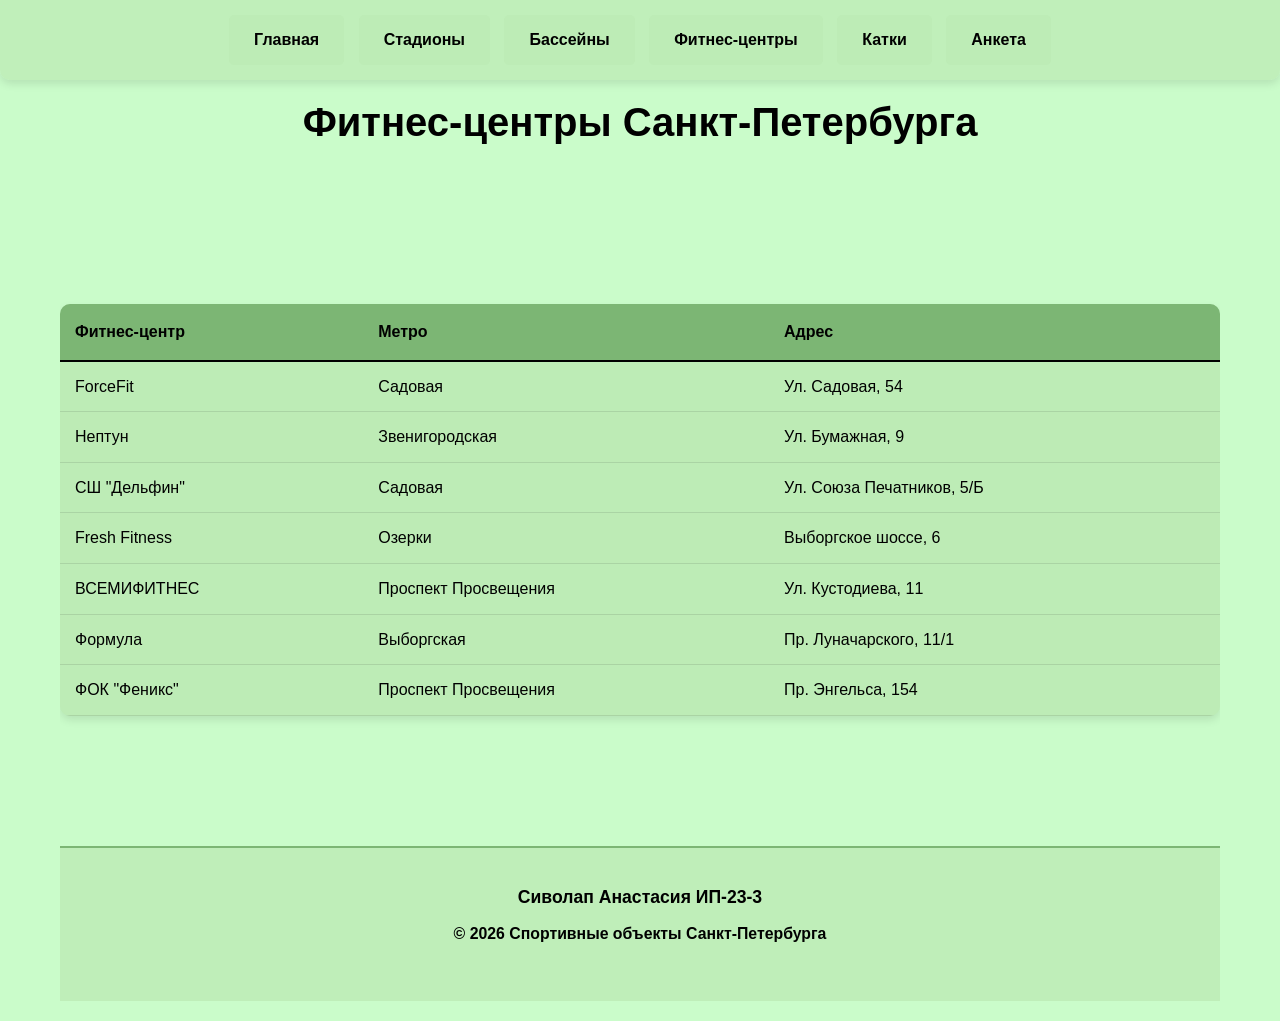
<file: html/Новая папка/фитнесцентры.html>
<!DOCTYPE html>
<html lang="ru">
<head>
    <meta charset="UTF-8">
    <meta name="viewport" content="width=device-width, initial-scale=1.0">
    <title>Фитнес-центры Санкт-Петербурга</title>
    <link rel="stylesheet" href="style.css">
</head>
<body>
    <header>
        <h1>Фитнес-центры Санкт-Петербурга</h1>
    </header>

    <nav>
        <a href="главная.html">Главная</a>
        <a href="стадионы.html">Стадионы</a>
        <a href="бассейны.html">Бассейны</a>
        <a href="фитнесцентры.html">Фитнес-центры</a>
        <a href="катки.html">Катки</a>
        <a href="анкета.html">Анкета</a>
    </nav>

    <main>
        <section class="table-container">
            <table>
                <thead>
                    <tr>
                        <th>Фитнес-центр</th>
                        <th>Метро</th>
                        <th>Адрес</th>
                    </tr>
                </thead>
                <tbody>
                    <tr>
                        <td>ForceFit</td>
                        <td>Садовая</td>
                        <td>Ул. Садовая, 54</td>
                    </tr>
                    <tr>
                        <td>Нептун</td>
                        <td>Звенигородская</td>
                        <td>Ул. Бумажная, 9</td>
                    </tr>
                    <tr>
                        <td>СШ "Дельфин"</td>
                        <td>Садовая</td>
                        <td>Ул. Союза Печатников, 5/Б</td>
                    </tr>
                    <tr>
                        <td>Fresh Fitness</td>
                        <td>Озерки</td>
                        <td>Выборгское шоссе, 6</td>
                    </tr>
                    <tr>
                        <td>ВСЕМИФИТНЕС</td>
                        <td>Проспект Просвещения</td>
                        <td>Ул. Кустодиева, 11</td>
                    </tr>
                    <tr>
                        <td>Формула</td>
                        <td>Выборгская</td>
                        <td>Пр. Луначарского, 11/1</td>
                    </tr>
                    <tr>
                        <td>ФОК "Феникс"</td>
                        <td>Проспект Просвещения</td>
                        <td>Пр. Энгельса, 154</td>
                    </tr>
                </tbody>
            </table>
        </section>
    </main>
	<button id="scroll-top-btn" aria-label="Наверх">↑ Наверх</button>
	<button id="scroll-bottom-btn" aria-label="Вниз">↓ Вниз</button>

<script>
  const btnTop = document.getElementById('scroll-top-btn');
  const btnBottom = document.getElementById('scroll-bottom-btn');

  window.addEventListener('scroll', () => {
    if (window.scrollY > 300) {
      btnTop.style.display = 'block';
      btnBottom.style.display = 'block';
    } else {
      btnTop.style.display = 'none';
      btnBottom.style.display = 'none';
    }
  });

  btnTop.addEventListener('click', () => {
    window.scrollTo({ top: 0, behavior: 'smooth' });
  });

  btnBottom.addEventListener('click', () => {
    window.scrollTo({ top: document.body.scrollHeight, behavior: 'smooth' });
  });
</script>
    <footer>
        <div class="marquee">
            <span>Сиволап Анастасия ИП-23-3</span>
			<p>&copy; 2026 Спортивные объекты Санкт-Петербурга</p>
        </div>
    </footer>
</body>
</html>
</file>
<file: html/Новая папка/style.css>
* {
    margin: 0;
    padding: 0;
    box-sizing: border-box;
}

body {
    background-color: #cafcca;
    font-family: 'Copperplate Gothic Light', Arial, sans-serif;
    color: #000000;
    line-height: 1.6;
    max-width: 1200px;
    margin: 0 auto;
    padding: 20px;
}


header {
    text-align: center;
    margin-bottom: 30px;
	margin-top: 70px;
}

header h1 {
    font-size: 2.5em;
    color: #000000;
    margin-bottom: 10px;
}

hr {
    border: 1px solid #000;
    margin: 20px 0;
}

nav {
    position: fixed;
    top: 0;
	left: 0;
    right: 0;
    width: 100%;
    text-align: center;
    margin-bottom: 40px;
    justify-content: center;
    gap: 20px;
    z-index: 1000;
    padding: 15px 0;
    background-color: rgba(189, 236, 182, 0.8);
    border-radius: 0 0 10px 10px;
    box-shadow: 0 4px 8px rgba(0, 0, 0, 0.1);
}

nav a {
    display: inline-block;
    padding: 12px 25px;
    margin: 0 5px;
    background-color: #bdecb6;
    color: #000000;
    text-decoration: none;
    border-radius: 5px;
    transition: all 0.3s ease;
    font-weight: bold;
}

nav a:hover {
    background-color: #9cd694;
    transform: translateY(-2px);
    box-shadow: 0 4px 8px rgba(0, 0, 0, 0.1);
}

nav a:active {
    background-color: #7cb674;
	color: white;
    transform: translateY(0);
}


main {
    min-height: 60vh;
    padding: 20px 0;
    padding-top: 60px; 
}

.three-columns {
    display: flex;
    gap: 30px;
    padding: 20px;
	margin: 40px 0;
}

.column {
    flex: 1;
    background-color: rgba(189, 236, 182, 0.5);
    padding: 20px;
    border-radius: 10px;
    box-shadow: 0 4px 8px rgba(0, 0, 0, 0.1);
    transition: transform 0.3s ease;
}

.column:hover {
    transform: translateY(-5px);
}

.column h2 {
    color: #2d5a2a;
    margin-bottom: 15px;
    border-bottom: 2px solid #7cb674;
    padding-bottom: 10px;
}

.column p {
    margin-bottom: 15px;
}

.column ul, .column ol {
    margin-left: 20px;
}

.column li {
    margin: 8px 0;
}


/*Фиксированная кнопка для перехода на верх*/
#scroll-top-btn {
    position: fixed;
    bottom: 30px;
    right: 30px;
    background-color: #7cb674;
    color: white;
    border: none;
    padding: 15px 20px;
    border-radius: 50px;
    cursor: pointer;
    font-size: 18px;
    font-weight: bold;
    box-shadow: 0 4px 8px rgba(0,0,0,0.2);
    z-index: 1000;
    display: none;
    transition: all 0.3s ease;
}

#scroll-top-btn:focus-visible,
#scroll-bottom-btn:focus-visible {
    outline: 3px solid #2d5a2a;
    outline-offset: 2px;
}

#scroll-top-btn:hover {
    background-color: #4a8c42;
    transform: translateY(-3px);
    box-shadow: 0 6px 12px rgba(0, 0, 0, 0.3);
}

#scroll-bottom-btn {
    position: fixed;
    bottom: 30px;
    right: 120px;
    background-color: #7cb674;
    color: white;
    border: none;
    padding: 15px 20px;
    border-radius: 50px;
    cursor: pointer;
    font-size: 18px;
    font-weight: bold;
    box-shadow: 0 4px 8px rgba(0,0,0,0.2);
    z-index: 1000;
    display: none;
    transition: all 0.3s ease;
}

#scroll-bottom-btn:hover {
    background-color: #4a8c42;
    transform: translateY(-3px);
}

.hero-images {
    display: flex;
    justify-content: center;
    align-items: center;
    margin: 40px 0;
}

.image-container {
    display: flex;
    flex-wrap: wrap;
    justify-content: center;
    gap: 20px;
}

.image-container img {
    max-width: 100%;
    height: auto;
    border-radius: 10px;
    box-shadow: 0 4px 8px rgba(0, 0, 0, 0.2);
	transition: transform 0.3s ease;
}

.image-container img:hover {
    transform: scale(1.02);
}

/* Текст */
.intro {
    text-align: left;
    font-size: 1.2em;
    margin: 40px 0;
    padding: 20px;
    background-color: rgba(189, 236, 182, 0.3);
    border-radius: 10px;
    border-left: 5px solid #7cb674;
}

/* Таблица */
.table-container {
    overflow-x: auto;
    margin: 40px 0;
}

table {
    width: 100%;
    border-collapse: collapse;
    margin: 20px 0;
    background-color: #bdecb6;
    border-radius: 10px;
    overflow: hidden;
    box-shadow: 0 4px 8px rgba(0, 0, 0, 0.1);
}

table th {
    background-color: #7cb674;
    color: #000;
    padding: 15px;
    text-align: left;
    font-weight: bold;
    border-bottom: 2px solid #000;
}

table td {
    padding: 12px 15px;
    border-bottom: 1px solid rgba(0, 0, 0, 0.1);
}

table tr:hover {
    background-color: #9cd694;
}

table tr:nth-child(even) {
    background-color: rgba(189, 236, 182, 0.5);
}

/* Форма */
.form-container {
    max-width: 800px;
    margin: 40px auto;
    padding: 30px;
    background-color: rgba(189, 236, 182, 0.5);
    border-radius: 10px;
    box-shadow: 0 4px 8px rgba(0, 0, 0, 0.1);
}

.form-group {
    margin-bottom: 25px;
}

.form-group label {
    display: block;
    margin-bottom: 8px;
    font-weight: bold;
    color: #000;
}

.form-group input[type="text"],
.form-group input[type="email"],
.form-group input[type="tel"],
.form-group select,
.form-group textarea {
    width: 100%;
    padding: 12px;
    border: 2px solid #7cb674;
    border-radius: 5px;
    font-size: 1em;
  transition: all 0.3s ease;
}

.animated-field {
    animation: pulse 2s infinite;
}

@keyframes pulse {
    0% {
        box-shadow: 0 0 0 0 rgba(124, 182, 116, 0.7);
        border-color: #7cb674;
    }
    70% {
        box-shadow: 0 0 0 10px rgba(124, 182, 116, 0);
        border-color: #4a8c42;
    }
    100% {
        box-shadow: 0 0 0 0 rgba(124, 182, 116, 0);
        border-color: #7cb674;
    }
}

.animated-field:focus {
    animation: none;
    border-color: #2d5a2a;
}

.form-group input:focus,
.form-group select:focus,
.form-group textarea:focus {
    outline: none;
    border-color: #4a8c42;
    box-shadow: 0 0 5px rgba(74, 140, 66, 0.5);
}

.form-group input.error,
.form-group select.error,
.form-group textarea.error {
    border-color: #ff6b6b;
    background-color: #ffe6e6;
    animation: shake 0.3s ease-in-out;
}

@keyframes shake {
    0%, 100% { transform: translateX(0); }
    25% { transform: translateX(-5px); }
    75% { transform: translateX(5px); }
}

.form-group input.valid {
    border-color: #51cf66;
    background-color: #e6ffe6;
}

.error-message {
    color: #ff6b6b;
    font-size: 0.85em;
    margin-top: 5px;
    display: none;
}

.error-message.show {
    display: block;
}

.checkbox-group,
.radio-group {
    display: flex;
    flex-wrap: wrap;
    gap: 15px;
    margin-top: 10px;
}

.checkbox-group label,
.radio-group label {
    display: flex;
    align-items: center;
    gap: 8px;
    font-weight: normal;
    cursor: pointer;
}

input[type="checkbox"],
input[type="radio"] {
    width: 18px;
    height: 18px;
    cursor: pointer;
}

textarea {
    resize: vertical;
    min-height: 100px;
}

button {
    padding: 12px 30px;
    border: none;
    border-radius: 5px;
    cursor: pointer;
    font-size: 1em;
    font-weight: bold;
    transition: all 0.3s ease;
}

.submit-btn {
    background-color: #7cb674;
    color: #000;
}

.submit-btn:hover {
    background-color: #4a8c42;
    transform: translateY(-2px);
    box-shadow: 0 4px 8px rgba(0, 0, 0, 0.2);
}

.reset-btn {
    background-color: #cccccc;
    color: #000;
    margin-left: 15px;
}

.reset-btn:hover {
    background-color: #999999;
}

.sync-animation-container {
    display: flex;
    justify-content: space-around;
    align-items: center;
    margin: 50px 0;
    padding: 30px;
    background: linear-gradient(135deg, #bdecb6 0%, #9cd694 100%);
    border-radius: 15px;
    overflow: hidden;
    position: relative;
}

.sync-object {
    width: 80px;
    height: 80px;
    background-color: #ff6b6b;
    border-radius: 50%;
    display: flex;
    align-items: center;
    justify-content: center;
    font-size: 30px;
    box-shadow: 0 4px 15px rgba(0,0,0,0.2);
    position: relative;
}

.sync-object:first-child {
    background-color: #ff6b6b;
    animation: syncMove 3s ease-in-out infinite;
}

.sync-object:last-child {
    background-color: #4ecdc4;
    animation: syncMove 3s ease-in-out infinite 0.5s;
}

@keyframes syncMove {
    0% {
        transform: translateX(0) translateY(0);
    }
    25% {
        transform: translateX(-30px) translateY(-20px);
    }
    50% {
        transform: translateX(0) translateY(0);
    }
    75% {
        transform: translateX(30px) translateY(-20px);
    }
	100% {
        transform: translateX(0) translateY(0);
    }
}

.sync-object::before {
    content: "⚽";
    font-size: 40px;
}

.sync-object:last-child::before {
    content: "🏀";
}
.sync-caption {
    text-align: center;
    margin: 15px 0;
    font-weight: bold;
    color: #2d5a2a;
}

/* Футер */
footer {
    position: relative;
    margin-top: 50px;
    padding: 20px 0;
    border-top: 2px solid #7cb674;
    background-color: rgba(189, 236, 182, 0.8);
    text-align: center;
}

.marquee {
    background-color:transparent;
    padding: 15px;
    text-align: center;
    font-size: 1.1em;
    color: #000000;
    font-weight: bold;
    animation: marquee 15s linear infinite;
    white-space: nowrap;
    overflow: hidden;
	margin-bottom: 10px;
}

@keyframes marquee {
    0% { transform: translateX(100%); }
    100% { transform: translateX(-100%); }
}

@media (min-width: 769px) and (max-width: 1024px) {
    body {
        padding: 15px;
    }
    
    .three-columns {
        gap: 20px;
        flex-wrap: wrap;
    }
    
    .column {
        flex: 1 1 calc(33.33% - 20px);
        min-width: 200px;
    }
    
    header h1 {
        font-size: 2.2em;
    }
    
    nav a {
        padding: 10px 18px;
        margin: 0 3px;
    }
}

@media (max-width: 768px) {
    body {
        padding: 10px;
    }
    
    header {
        margin-top: 120px;
    }
    
    header h1 {
        font-size: 1.5em;
    }
    
    nav {
        padding: 10px 5px;
    }
    
    nav a {
        display: inline-block;
        margin: 3px;
        padding: 8px 12px;
        font-size: 0.9em;
    }

    .three-columns {
        flex-direction: column;
        gap: 20px;
    }
    
    .column {
        width: 100%;
    }
    
    .image-container {
        flex-direction: column;
    }
    
    .image-container img {
        width: 100%;
    }
    
    .checkbox-group,
    .radio-group {
        flex-direction: column;
    }
    
    .form-container {
        padding: 20px;
    }
    
    button {
        width: 100%;
        margin-bottom: 10px;
    }
    
    .reset-btn {
        margin-left: 0;
    }
    
    .sync-object {
        width: 60px;
        height: 60px;
    }
    
    .sync-object::before {
        font-size: 30px;
    }
    
    #scroll-top-btn, #scroll-bottom-btn {
        padding: 10px 15px;
        font-size: 14px;
        bottom: 15px;
    }
    
    #scroll-bottom-btn {
        right: 80px;
    }
}

@media (max-width: 480px) {
    header h1 {
        font-size: 1.2em;
    }
    
    nav a {
        font-size: 0.75em;
        padding: 6px 8px;
    }
    
    .sync-object {
        width: 45px;
        height: 45px;
    }
    
    .sync-object::before {
        font-size: 22px;
    }
    
    #scroll-top-btn, #scroll-bottom-btn {
        padding: 8px 12px;
        font-size: 12px;
    }
}
input:invalid,
textarea:invalid,
select:invalid {
    border-color: #ff6b6b;
}

input:valid,
textarea:valid,
select:valid {
    border-color: #51cf66;
}

input:required:invalid {
    border-left: 5px solid #ff6b6b;
}

input:required:valid {
    border-left: 5px solid #51cf66;
}

input[type="checkbox"]:checked + span,
input[type="radio"]:checked + span {
    font-weight: bold;
    color: #4a8c42;
}
.footer-content {
    max-width: 1200px;
    margin: 0 auto;
    padding: 0 20px;
}

footer p {
    margin: 10px 0;
    color: #000;
    font-size: 0.9em;
}

@keyframes fadeIn {
    from { opacity: 0; transform: translateY(20px); }
    to { opacity: 0.9; transform: translateY(0); }
}
</file>
